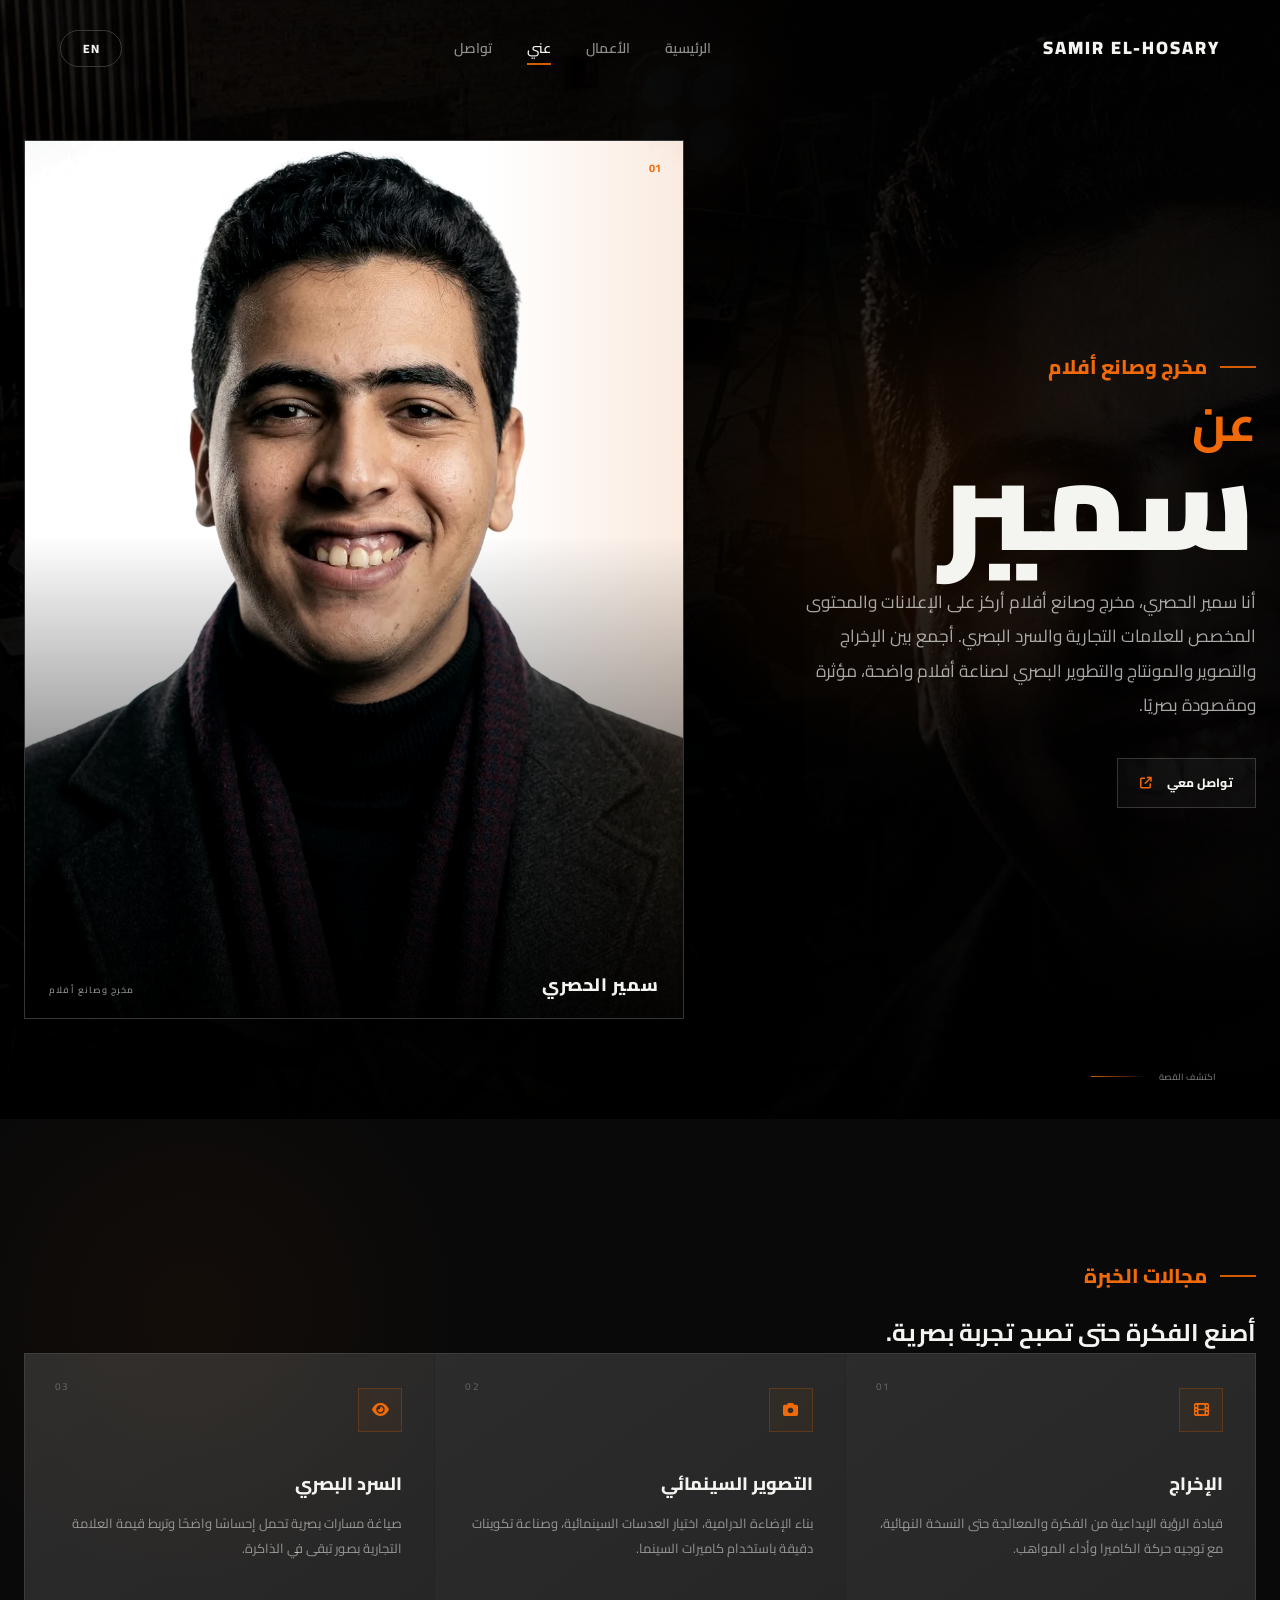
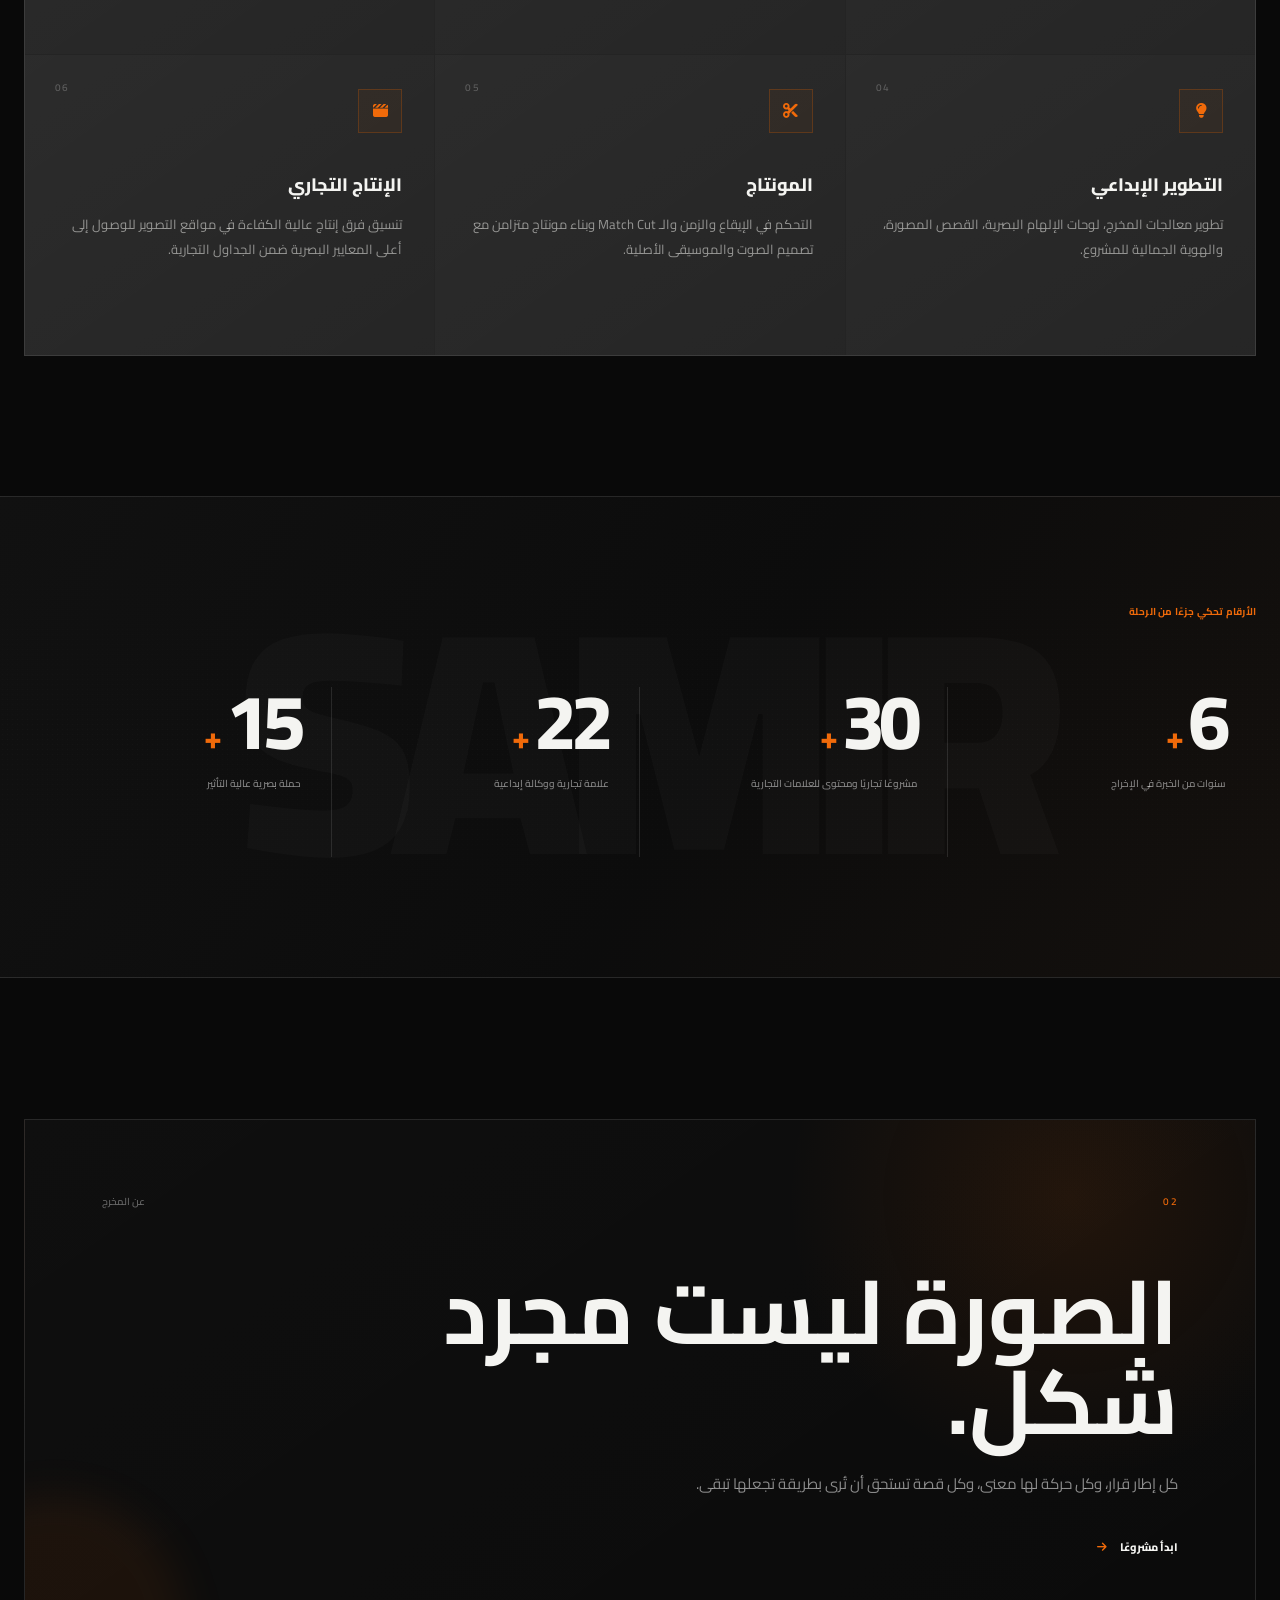
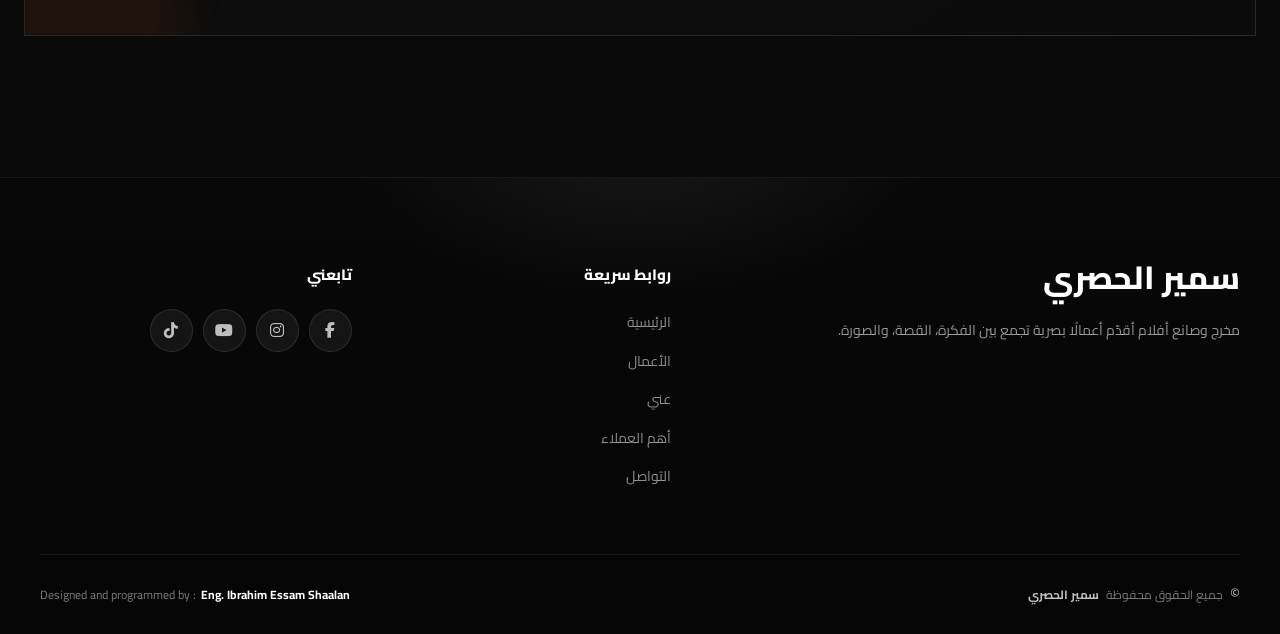
<file: about.html>
<!DOCTYPE html>
<html lang="ar" dir="rtl">

<head>
    <meta charset="UTF-8">
    <meta name="viewport" content="width=device-width, initial-scale=1.0, viewport-fit=cover">
    <meta name="theme-color" content="#090909">

    <!-- Applies the saved language and enables the loader before first paint -->
    <script>
        (function () {
            var html = document.documentElement, lang = "ar";
            try { if (localStorage.getItem("samir_language") === "en") lang = "en"; } catch (e) {}
            html.lang = lang;
            html.dir = lang === "ar" ? "rtl" : "ltr";
            html.classList.add("js", "is-loading");
        })();
    </script>

    <!-- SEO -->
    <title data-ar="عن سمير الحصري | SAMIR EL-HOSARY" data-en="About Samir El-Hosary | SAMIR EL-HOSARY">عن سمير الحصري | SAMIR EL-HOSARY</title>
    <meta name="description" content="سمير الحصري، مخرج وصانع أفلام. إعلانات، محتوى للعلامات التجارية وسرد بصري سينمائي." data-content-ar="سمير الحصري، مخرج وصانع أفلام. إعلانات، محتوى للعلامات التجارية وسرد بصري سينمائي." data-content-en="Samir El-Hosary, director and filmmaker. Commercials, branded content and cinematic visual storytelling.">
    <meta name="author" content="Samir El-Hosary">
    <meta name="robots" content="index, follow">

    <meta property="og:type" content="website">
    <meta property="og:site_name" content="SAMIR EL-HOSARY">
    <meta property="og:locale" content="ar_EG">
    <meta property="og:title" content="عن سمير الحصري | SAMIR EL-HOSARY">
    <meta property="og:description" content="سمير الحصري، مخرج وصانع أفلام. إعلانات، محتوى للعلامات التجارية وسرد بصري سينمائي.">

    <!-- Favicon -->
    <link rel="icon" type="image/svg+xml" href="images/favicon.svg">

    <!-- Fonts & icons (Cairo is the only text font) -->
    <link rel="preconnect" href="https://fonts.googleapis.com">
    <link rel="preconnect" href="https://fonts.gstatic.com" crossorigin>
    <link rel="stylesheet" href="https://fonts.googleapis.com/css2?family=Cairo:wght@400..900&display=swap">
    <link rel="stylesheet" href="https://cdnjs.cloudflare.com/ajax/libs/font-awesome/6.5.2/css/all.min.css">
    <link rel="preload" as="image" href="images/samir-about.webp">

    <!-- Stylesheets -->
    <link rel="stylesheet" href="css/base.css">
    <link rel="stylesheet" href="css/about.css">
</head>

<body>

    <!-- =========================================
         ACCESSIBILITY: skip link
    ========================================= -->
    <a href="#main" class="skip-link" data-ar="الانتقال إلى المحتوى" data-en="Skip to content">الانتقال إلى المحتوى</a>


    <!-- =========================================
         PAGE LOADER
         Shown on first load, page navigation and language switch
    ========================================= -->
    <div class="page-loader" id="page-loader" aria-hidden="true">
        <div class="loader-content">
            <div class="loader-brand">SAMIR EL-HOSARY</div>
            <div class="loader-line"><span></span></div>
            <div class="loader-text" data-ar="جاري التحميل..." data-en="LOADING...">جاري التحميل...</div>
            <div class="loader-percent" id="loader-percent">0%</div>
        </div>
    </div>


    <!-- =========================================
         CUSTOM CURSOR (desktop only)
    ========================================= -->
    <div class="custom-cursor" aria-hidden="true"></div>
    <div class="custom-cursor-follower" aria-hidden="true"></div>


    <!-- =========================================
         HEADER & NAVIGATION
         Desktop navigation + mobile drawer menu
    ========================================= -->
    <header class="main-header enter" id="main-header">

        <a href="index.html" class="logo" data-aria-label-ar="سمير الحصري - الصفحة الرئيسية" data-aria-label-en="Samir El-Hosary - Home">SAMIR EL-HOSARY</a>

        <nav class="main-nav" id="main-nav" data-aria-label-ar="التنقل الرئيسي" data-aria-label-en="Main navigation" aria-label="التنقل الرئيسي">
            <a href="index.html" class="nav-link"
               data-ar="الرئيسية" data-en="Home">الرئيسية</a>
            <a href="work.html" class="nav-link"
               data-ar="الأعمال" data-en="Work">الأعمال</a>
            <a href="about.html" class="nav-link active" aria-current="page"
               data-ar="عني" data-en="About">عني</a>
            <a href="contact.html" class="nav-link"
               data-ar="تواصل" data-en="Contact">تواصل</a>
        </nav>

        <div class="header-actions">

            <button type="button" class="lang-switch" id="lang-switch" aria-label="Switch to English">EN</button>

            <button type="button" class="menu-toggle" id="menu-toggle"
                    aria-label="فتح القائمة" aria-expanded="false" aria-controls="main-nav">
                <span></span>
                <span></span>
                <span></span>
            </button>

        </div>

    </header>

    <div class="mobile-menu-backdrop" id="mobile-menu-backdrop" aria-hidden="true"></div>

    <main id="main">

        <!-- =========================================
             ABOUT HERO
             Introduction, portrait and call to action
        ========================================= -->
        <section class="about-hero">

            <div class="about-hero-bg" aria-hidden="true"></div>
            <div class="about-hero-overlay" aria-hidden="true"></div>

            <div class="about-hero-inner">

                <div class="about-hero-copy">

                    <div class="section-kicker enter" style="--i:1">
                        <span class="kicker-line" aria-hidden="true"></span>
                        <span data-ar="مخرج وصانع أفلام" data-en="DIRECTOR &amp; FILMMAKER">مخرج وصانع أفلام</span>
                    </div>

                    <h1 class="about-title enter" style="--i:2">
                        <span class="about-title-small" data-ar="عن" data-en="ABOUT">عن</span>
                        <span class="about-title-main" data-ar="سمير" data-en="SAMIR">سمير</span>
                    </h1>

                    <p class="about-intro enter" style="--i:3"
                       data-ar="أنا سمير الحصري، مخرج وصانع أفلام أركز على الإعلانات والمحتوى المخصص للعلامات التجارية والسرد البصري. أجمع بين الإخراج والتصوير والمونتاج والتطوير البصري لصناعة أفلام واضحة، مؤثرة ومقصودة بصريًا." data-en="I&#x27;m Samir El-Hosary, a director and filmmaker focused on commercials, branded content and visual storytelling. My work combines directing, cinematography, editing and visual development to build films that communicate clearly and feel visually intentional.">أنا سمير الحصري، مخرج وصانع أفلام أركز على الإعلانات والمحتوى المخصص للعلامات التجارية والسرد البصري. أجمع بين الإخراج والتصوير والمونتاج والتطوير البصري لصناعة أفلام واضحة، مؤثرة ومقصودة بصريًا.</p>

                    <a href="contact.html" class="about-cta enter" style="--i:4">
                        <span data-ar="تواصل معي" data-en="CONTACT ME">تواصل معي</span>
                        <i class="fa-solid fa-arrow-up-right-from-square" aria-hidden="true"></i>
                    </a>

                </div>

                <div class="about-hero-image enter" style="--i:3">
                    <div class="image-frame">
                        <div class="image-number" aria-hidden="true">01</div>
                        <img src="images/samir-about.webp" width="1093" height="1400" fetchpriority="high" decoding="async"
                             alt="سمير الحصري" data-alt-ar="سمير الحصري" data-alt-en="Samir El-Hosary">
                        <div class="image-caption">
                            <span data-ar="سمير الحصري" data-en="SAMIR EL-HOSARY">سمير الحصري</span>
                            <span data-ar="مخرج وصانع أفلام" data-en="DIRECTOR &amp; FILMMAKER">مخرج وصانع أفلام</span>
                        </div>
                    </div>
                </div>

            </div>

            <a href="#expertise" class="hero-scroll enter" style="--i:5">
                <span data-ar="اكتشف القصة" data-en="DISCOVER THE STORY">اكتشف القصة</span>
                <span class="scroll-line" aria-hidden="true"></span>
            </a>

        </section>


        <!-- =========================================
             EXPERTISE
             Six areas of work shown as cards
        ========================================= -->
        <section class="expertise-section section-space" id="expertise">
            <div class="container">

                <div class="section-heading reveal">
                    <div class="section-kicker">
                        <span class="kicker-line" aria-hidden="true"></span>
                        <span data-ar="مجالات الخبرة" data-en="EXPERTISE">مجالات الخبرة</span>
                    </div>
                    <h2 data-ar="أصنع الفكرة حتى تصبح تجربة بصرية." data-en="I shape ideas into intentional visual experiences.">أصنع الفكرة حتى تصبح تجربة بصرية.</h2>
                </div>

                <div class="expertise-grid">
                    <article class="expertise-card reveal">
                        <span class="card-index" aria-hidden="true">01</span>
                        <div class="card-icon" aria-hidden="true"><i class="fa-solid fa-film"></i></div>
                        <h3 data-ar="الإخراج" data-en="DIRECTING">الإخراج</h3>
                        <p data-ar="قيادة الرؤية الإبداعية من الفكرة والمعالجة حتى النسخة النهائية، مع توجيه حركة الكاميرا وأداء المواهب." data-en="Leading the creative vision from concept treatment to final cut, directing camera movement, and guiding talent performance.">قيادة الرؤية الإبداعية من الفكرة والمعالجة حتى النسخة النهائية، مع توجيه حركة الكاميرا وأداء المواهب.</p>
                    </article>
                    <article class="expertise-card reveal">
                        <span class="card-index" aria-hidden="true">02</span>
                        <div class="card-icon" aria-hidden="true"><i class="fa-solid fa-camera"></i></div>
                        <h3 data-ar="التصوير السينمائي" data-en="CINEMATOGRAPHY">التصوير السينمائي</h3>
                        <p data-ar="بناء الإضاءة الدرامية، اختيار العدسات السينمائية، وصناعة تكوينات دقيقة باستخدام كاميرات السينما." data-en="Sculpting dramatic lighting, selecting anamorphic lens packages, and framing disciplined compositions with cinema cameras.">بناء الإضاءة الدرامية، اختيار العدسات السينمائية، وصناعة تكوينات دقيقة باستخدام كاميرات السينما.</p>
                    </article>
                    <article class="expertise-card reveal">
                        <span class="card-index" aria-hidden="true">03</span>
                        <div class="card-icon" aria-hidden="true"><i class="fa-solid fa-eye"></i></div>
                        <h3 data-ar="السرد البصري" data-en="VISUAL STORYTELLING">السرد البصري</h3>
                        <p data-ar="صياغة مسارات بصرية تحمل إحساسًا واضحًا وتربط قيمة العلامة التجارية بصور تبقى في الذاكرة." data-en="Crafting cinematic arcs that resonate emotionally and anchor brand prestige in memorable imagery.">صياغة مسارات بصرية تحمل إحساسًا واضحًا وتربط قيمة العلامة التجارية بصور تبقى في الذاكرة.</p>
                    </article>
                    <article class="expertise-card reveal">
                        <span class="card-index" aria-hidden="true">04</span>
                        <div class="card-icon" aria-hidden="true"><i class="fa-solid fa-lightbulb"></i></div>
                        <h3 data-ar="التطوير الإبداعي" data-en="CREATIVE DEVELOPMENT">التطوير الإبداعي</h3>
                        <p data-ar="تطوير معالجات المخرج، لوحات الإلهام البصرية، القصص المصورة، والهوية الجمالية للمشروع." data-en="Developing director&#x27;s treatments, curated visual moodboards, storyboard narratives, and aesthetic bibles.">تطوير معالجات المخرج، لوحات الإلهام البصرية، القصص المصورة، والهوية الجمالية للمشروع.</p>
                    </article>
                    <article class="expertise-card reveal">
                        <span class="card-index" aria-hidden="true">05</span>
                        <div class="card-icon" aria-hidden="true"><i class="fa-solid fa-scissors"></i></div>
                        <h3 data-ar="المونتاج" data-en="EDITING">المونتاج</h3>
                        <p data-ar="التحكم في الإيقاع والزمن والـ Match Cut وبناء مونتاج متزامن مع تصميم الصوت والموسيقى الأصلية." data-en="Mastering temporal rhythm, match cutting, and tempo-locked pacing synchronized to original sound design.">التحكم في الإيقاع والزمن والـ Match Cut وبناء مونتاج متزامن مع تصميم الصوت والموسيقى الأصلية.</p>
                    </article>
                    <article class="expertise-card reveal">
                        <span class="card-index" aria-hidden="true">06</span>
                        <div class="card-icon" aria-hidden="true"><i class="fa-solid fa-clapperboard"></i></div>
                        <h3 data-ar="الإنتاج التجاري" data-en="COMMERCIAL PRODUCTION">الإنتاج التجاري</h3>
                        <p data-ar="تنسيق فرق إنتاج عالية الكفاءة في مواقع التصوير للوصول إلى أعلى المعايير البصرية ضمن الجداول التجارية." data-en="Coordinating high-efficiency production crews on set to meet the highest visual standards and commercial timelines.">تنسيق فرق إنتاج عالية الكفاءة في مواقع التصوير للوصول إلى أعلى المعايير البصرية ضمن الجداول التجارية.</p>
                    </article>
                </div>

            </div>
        </section>


        <!-- =========================================
             STATS
             Animated counters
        ========================================= -->
        <section class="stats-section">

            <div class="stats-noise" aria-hidden="true"></div>

            <div class="container">

                <h2 class="stats-heading reveal" data-ar="الأرقام تحكي جزءًا من الرحلة" data-en="THE NUMBERS TELL PART OF THE STORY">الأرقام تحكي جزءًا من الرحلة</h2>

                <div class="stats-grid">
                    <div class="stat-item reveal">
                        <div class="stat-number"><span class="counter" data-target="6">6</span><span>+</span></div>
                        <div class="stat-label" data-ar="سنوات من الخبرة في الإخراج" data-en="YEARS DIRECTING EXPERIENCE">سنوات من الخبرة في الإخراج</div>
                    </div>
                    <div class="stat-item reveal">
                        <div class="stat-number"><span class="counter" data-target="30">30</span><span>+</span></div>
                        <div class="stat-label" data-ar="مشروعًا تجاريًا ومحتوى للعلامات التجارية" data-en="COMMERCIAL &amp; BRANDED PROJECTS">مشروعًا تجاريًا ومحتوى للعلامات التجارية</div>
                    </div>
                    <div class="stat-item reveal">
                        <div class="stat-number"><span class="counter" data-target="22">22</span><span>+</span></div>
                        <div class="stat-label" data-ar="علامة تجارية ووكالة إبداعية" data-en="BRANDS &amp; CREATIVE AGENCIES">علامة تجارية ووكالة إبداعية</div>
                    </div>
                    <div class="stat-item reveal">
                        <div class="stat-number"><span class="counter" data-target="15">15</span><span>+</span></div>
                        <div class="stat-label" data-ar="حملة بصرية عالية التأثير" data-en="HIGH-IMPACT VISUAL CAMPAIGNS">حملة بصرية عالية التأثير</div>
                    </div>
                </div>

            </div>

        </section>


        <!-- =========================================
             CLOSING STATEMENT
             Final message and link to the contact page
        ========================================= -->
        <section class="closing-section section-space">
            <div class="container">

                <div class="closing-card reveal">

                    <div class="closing-topline" aria-hidden="true">
                        <span>02</span>
                        <span data-ar="عن المخرج" data-en="THE DIRECTOR">عن المخرج</span>
                    </div>

                    <h2 data-ar="الصورة ليست مجرد شكل." data-en="An image is never just an image.">الصورة ليست مجرد شكل.</h2>

                    <p data-ar="كل إطار قرار، وكل حركة لها معنى، وكل قصة تستحق أن تُرى بطريقة تجعلها تبقى." data-en="Every frame is a decision, every movement has a purpose, and every story deserves to be seen in a way that stays.">كل إطار قرار، وكل حركة لها معنى، وكل قصة تستحق أن تُرى بطريقة تجعلها تبقى.</p>

                    <a href="contact.html" class="closing-link">
                        <span data-ar="ابدأ مشروعًا" data-en="START A PROJECT">ابدأ مشروعًا</span>
                        <i class="fa-solid fa-arrow-right" aria-hidden="true"></i>
                    </a>

                </div>

            </div>
        </section>

    </main>


    <!-- =========================================
         FOOTER
         Brand, quick links, social links and copyright
    ========================================= -->
    <footer class="site-footer">

        <div class="footer-container">

            <div class="footer-main">

                <!-- Brand -->
                <div class="footer-brand">
                    <a href="index.html" class="footer-logo" data-aria-label-ar="سمير الحصري - الصفحة الرئيسية" data-aria-label-en="Samir El-Hosary - Home">
                        <span class="footer-name" data-ar="سمير الحصري" data-en="SAMIR EL-HOSARY">سمير الحصري</span>
                    </a>

                    <p class="footer-description"
                       data-ar="مخرج وصانع أفلام أقدّم أعمالًا بصرية تجمع بين الفكرة، القصة، والصورة." data-en="Director and filmmaker creating visual work that brings together ideas, stories, and cinematic vision.">مخرج وصانع أفلام أقدّم أعمالًا بصرية تجمع بين الفكرة، القصة، والصورة.</p>
                </div>

                <!-- Quick links -->
                <nav class="footer-navigation" data-aria-label-ar="روابط التذييل" data-aria-label-en="Footer navigation" aria-label="روابط التذييل">
                    <h3 data-ar="روابط سريعة" data-en="Quick Links">روابط سريعة</h3>
                    <ul>
                    <li><a href="index.html" data-ar="الرئيسية" data-en="Home">الرئيسية</a></li>
                    <li><a href="work.html" data-ar="الأعمال" data-en="Work">الأعمال</a></li>
                    <li><a href="about.html" data-ar="عني" data-en="About Me">عني</a></li>
                    <li><a href="index.html#partners" data-ar="أهم العملاء" data-en="Clients">أهم العملاء</a></li>
                    <li><a href="contact.html" data-ar="التواصل" data-en="Contact">التواصل</a></li>
                    </ul>
                </nav>

                 <!-- Social -->
                <div class="footer-social">
                    <h3 data-ar="تابعني" data-en="Follow Me">تابعني</h3>
                    <div class="footer-social-links">
                    <a href="https://www.facebook.com/share/18dDtKvpVj/?mibextid=wwXIfr" class="footer-social-link" aria-label="Facebook"
                       target="_blank" rel="noopener noreferrer"><i class="fa-brands fa-facebook-f" aria-hidden="true"></i></a>
                    <a href="https://www.instagram.com/samir.films10/?hl=ar" class="footer-social-link" aria-label="Instagram"
                       target="_blank" rel="noopener noreferrer"><i class="fa-brands fa-instagram" aria-hidden="true"></i></a>
                    <a href="https://www.youtube.com/channel/UCHRnPz-XDiSna4kp3eigyGw" class="footer-social-link" aria-label="YouTube"
                       target="_blank" rel="noopener noreferrer"><i class="fa-brands fa-youtube" aria-hidden="true"></i></a>
                    <a href="https://www.tiktok.com/@samir.films10?_r=1&_t=ZS-9AIWwJCJ9NN" class="footer-social-link" aria-label="TikTok"
                       target="_blank" rel="noopener noreferrer"><i class="fa-brands fa-tiktok" aria-hidden="true"></i></a>
                    </div>
                </div>

            </div>

            <div class="footer-bottom">

                <div class="footer-copyright">
                    <span class="copyright-symbol">©</span>
                    <span data-ar="جميع الحقوق محفوظة" data-en="All Rights Reserved">جميع الحقوق محفوظة</span>
                    <span class="copyright-name" data-ar="سمير الحصري" data-en="SAMIR EL-HOSARY">سمير الحصري</span>
                </div>

                <div class="footer-developer">
                    <span>Designed and programmed by :</span>
                    <a href="https://www.facebook.com/hema.essam.20" target="_blank" rel="noopener noreferrer" class="developer-link">Eng. Ibrahim Essam Shaalan</a>
                </div>

            </div>

        </div>

    </footer>


    <script defer src="js/core.js"></script>
    <script defer src="js/about.js"></script>

</body>
</html>
</file>
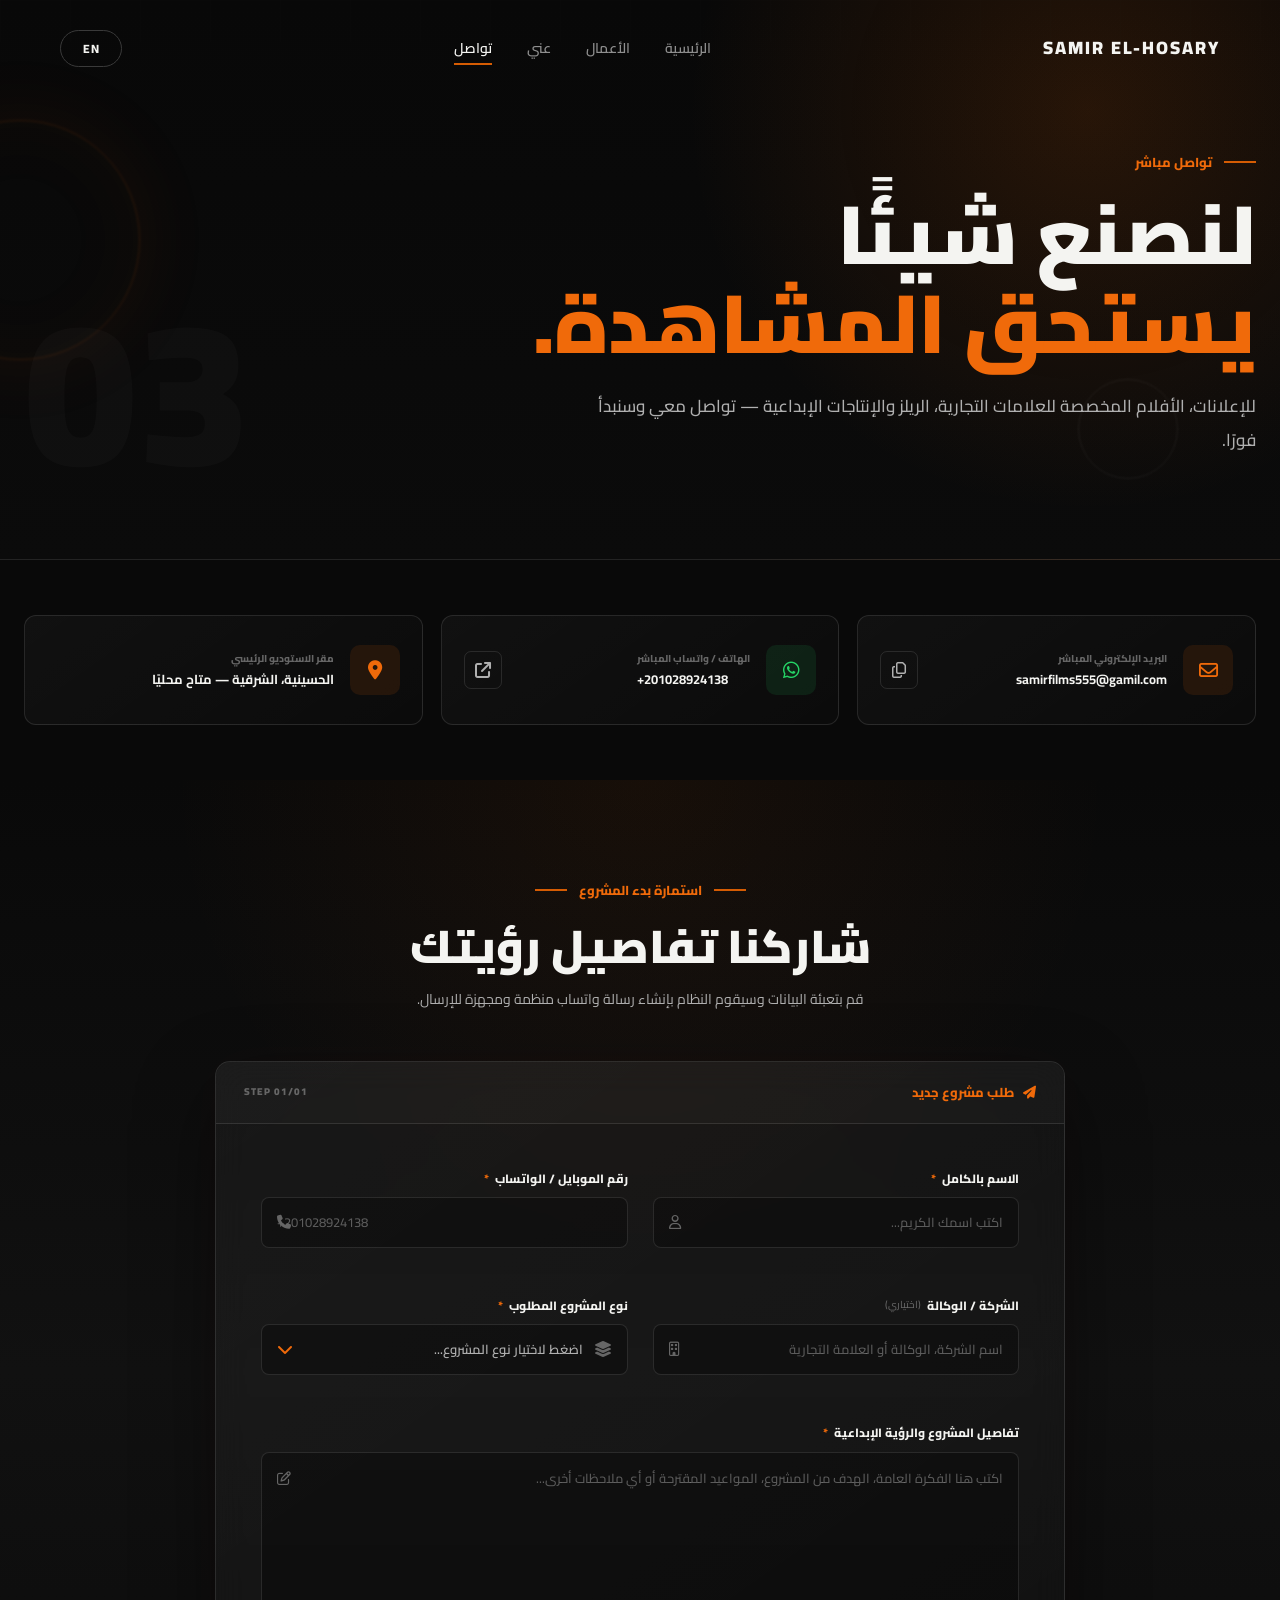
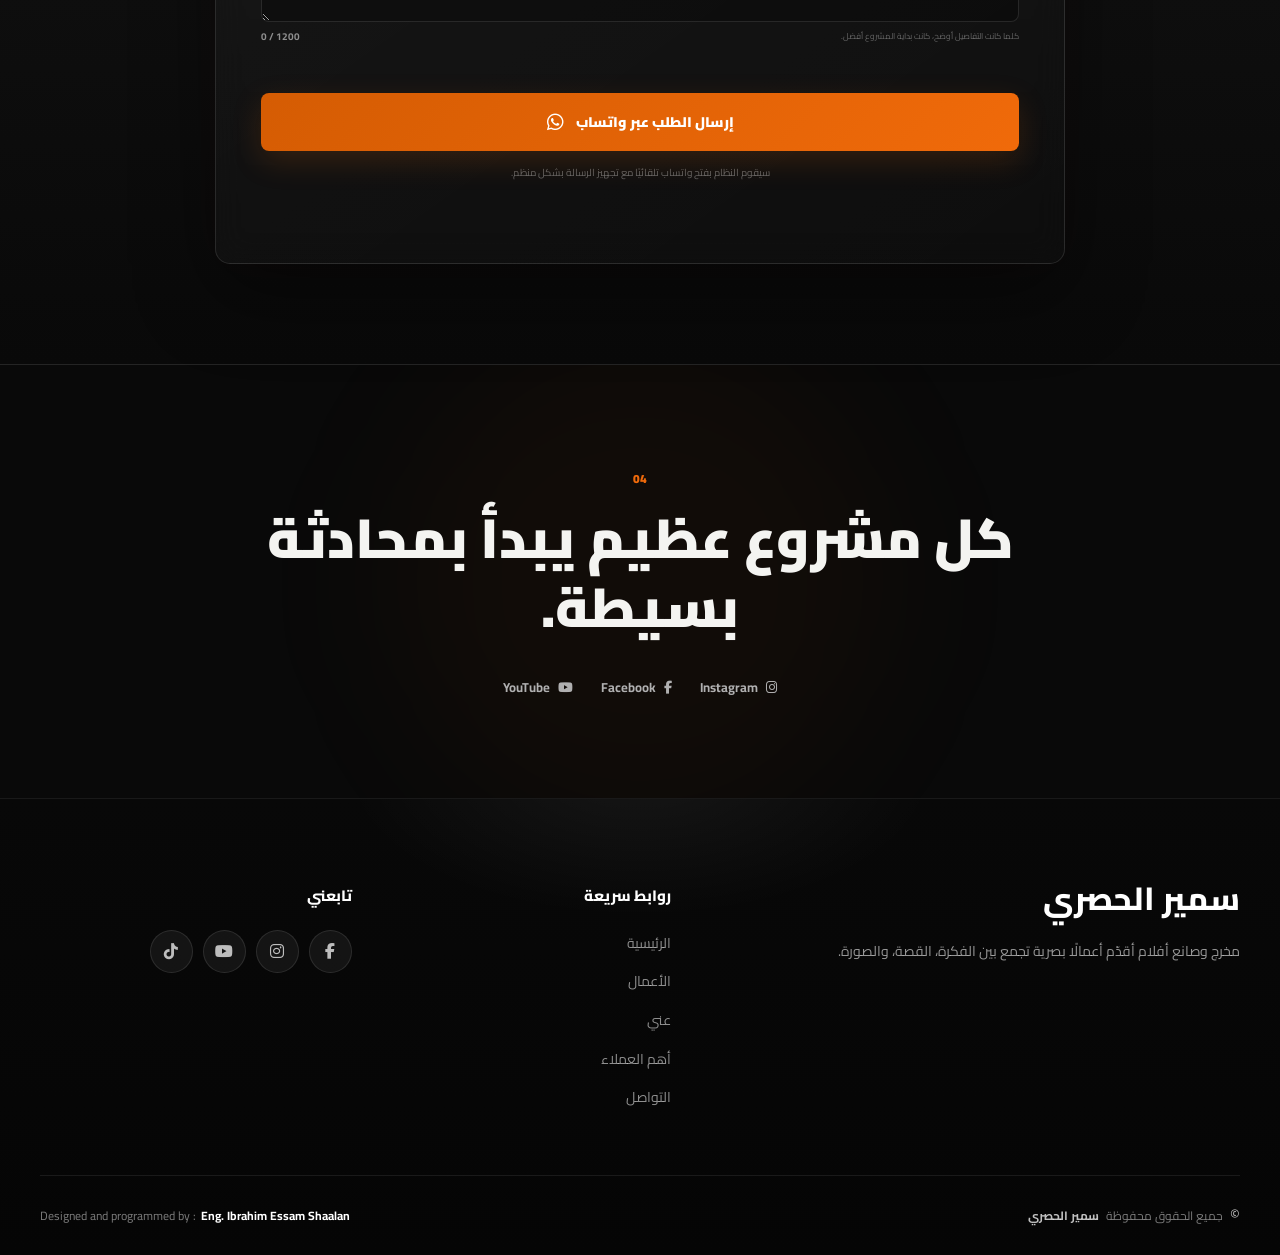
<file: contact.html>
<!DOCTYPE html>
<html lang="ar" dir="rtl">

<head>
    <meta charset="UTF-8">
    <meta name="viewport" content="width=device-width, initial-scale=1.0, viewport-fit=cover">
    <meta name="theme-color" content="#090909">

    <!-- Applies the saved language and enables the loader before first paint -->
    <script>
        (function () {
            var html = document.documentElement, lang = "ar";
            try { if (localStorage.getItem("samir_language") === "en") lang = "en"; } catch (e) {}
            html.lang = lang;
            html.dir = lang === "ar" ? "rtl" : "ltr";
            html.classList.add("js", "is-loading");
        })();
    </script>

    <!-- SEO -->
    <title data-ar="تواصل مع سمير الحصري | SAMIR EL-HOSARY" data-en="Contact Samir El-Hosary | SAMIR EL-HOSARY">تواصل مع سمير الحصري | SAMIR EL-HOSARY</title>
    <meta name="description" content="تواصل مع المخرج سمير الحصري لإعلانات، أفلام للعلامات التجارية، ريلز وإنتاجات إبداعية." data-content-ar="تواصل مع المخرج سمير الحصري لإعلانات، أفلام للعلامات التجارية، ريلز وإنتاجات إبداعية." data-content-en="Contact director Samir El-Hosary for commercials, branded films, reels and creative productions.">
    <meta name="author" content="Samir El-Hosary">
    <meta name="robots" content="index, follow">

    <meta property="og:type" content="website">
    <meta property="og:site_name" content="SAMIR EL-HOSARY">
    <meta property="og:locale" content="ar_EG">
    <meta property="og:title" content="تواصل مع سمير الحصري | SAMIR EL-HOSARY">
    <meta property="og:description" content="تواصل مع المخرج سمير الحصري لإعلانات، أفلام للعلامات التجارية، ريلز وإنتاجات إبداعية.">

    <!-- Favicon -->
    <link rel="icon" type="image/svg+xml" href="images/favicon.svg">

    <!-- Fonts & icons (Cairo is the only text font) -->
    <link rel="preconnect" href="https://fonts.googleapis.com">
    <link rel="preconnect" href="https://fonts.gstatic.com" crossorigin>
    <link rel="stylesheet" href="https://fonts.googleapis.com/css2?family=Cairo:wght@400..900&display=swap">
    <link rel="stylesheet" href="https://cdnjs.cloudflare.com/ajax/libs/font-awesome/6.5.2/css/all.min.css">

    <!-- Stylesheets -->
    <link rel="stylesheet" href="css/base.css">
    <link rel="stylesheet" href="css/contact.css">
</head>

<body>

    <!-- =========================================
         ACCESSIBILITY: skip link
    ========================================= -->
    <a href="#main" class="skip-link" data-ar="الانتقال إلى المحتوى" data-en="Skip to content">الانتقال إلى المحتوى</a>


    <!-- =========================================
         PAGE LOADER
         Shown on first load, page navigation and language switch
    ========================================= -->
    <div class="page-loader" id="page-loader" aria-hidden="true">
        <div class="loader-content">
            <div class="loader-brand">SAMIR EL-HOSARY</div>
            <div class="loader-line"><span></span></div>
            <div class="loader-text" data-ar="جاري التحميل..." data-en="LOADING...">جاري التحميل...</div>
            <div class="loader-percent" id="loader-percent">0%</div>
        </div>
    </div>


    <!-- =========================================
         CUSTOM CURSOR (desktop only)
    ========================================= -->
    <div class="custom-cursor" aria-hidden="true"></div>
    <div class="custom-cursor-follower" aria-hidden="true"></div>


    <!-- =========================================
         HEADER & NAVIGATION
         Desktop navigation + mobile drawer menu
    ========================================= -->
    <header class="main-header enter" id="main-header">

        <a href="index.html" class="logo" data-aria-label-ar="سمير الحصري - الصفحة الرئيسية" data-aria-label-en="Samir El-Hosary - Home">SAMIR EL-HOSARY</a>

        <nav class="main-nav" id="main-nav" data-aria-label-ar="التنقل الرئيسي" data-aria-label-en="Main navigation" aria-label="التنقل الرئيسي">
            <a href="index.html" class="nav-link"
               data-ar="الرئيسية" data-en="Home">الرئيسية</a>
            <a href="work.html" class="nav-link"
               data-ar="الأعمال" data-en="Work">الأعمال</a>
            <a href="about.html" class="nav-link"
               data-ar="عني" data-en="About">عني</a>
            <a href="contact.html" class="nav-link active" aria-current="page"
               data-ar="تواصل" data-en="Contact">تواصل</a>
        </nav>

        <div class="header-actions">

            <button type="button" class="lang-switch" id="lang-switch" aria-label="Switch to English">EN</button>

            <button type="button" class="menu-toggle" id="menu-toggle"
                    aria-label="فتح القائمة" aria-expanded="false" aria-controls="main-nav">
                <span></span>
                <span></span>
                <span></span>
            </button>

        </div>

    </header>

    <div class="mobile-menu-backdrop" id="mobile-menu-backdrop" aria-hidden="true"></div>

    <main id="main">

        <!-- =========================================
             CONTACT HERO
             Page heading
        ========================================= -->
        <section class="contact-hero">

            <div class="hero-orb hero-orb-one" aria-hidden="true"></div>
            <div class="hero-orb hero-orb-two" aria-hidden="true"></div>

            <div class="container contact-hero-inner">

                <div class="contact-heading">

                    <div class="section-kicker enter" style="--i:1">
                        <span class="kicker-line" aria-hidden="true"></span>
                        <span data-ar="تواصل مباشر" data-en="GET IN TOUCH">تواصل مباشر</span>
                    </div>

                    <h1 class="enter" style="--i:2">
                        <span data-ar="لنصنع شيئًا" data-en="LET&#x27;S CREATE SOMETHING">لنصنع شيئًا</span>
                        <em data-ar="يستحق المشاهدة." data-en="WORTH WATCHING.">يستحق المشاهدة.</em>
                    </h1>

                    <p class="enter" style="--i:3"
                       data-ar="للإعلانات، الأفلام المخصصة للعلامات التجارية، الريلز والإنتاجات الإبداعية — تواصل معي وسنبدأ فورًا." data-en="For commercials, branded films, reels and creative productions, get in touch and let&#x27;s start.">للإعلانات، الأفلام المخصصة للعلامات التجارية، الريلز والإنتاجات الإبداعية — تواصل معي وسنبدأ فورًا.</p>

                </div>

                <div class="contact-number" aria-hidden="true">03</div>

            </div>
        </section>


        <!-- =========================================
             DIRECT CONTACT CARDS
             Email, WhatsApp and studio location
        ========================================= -->
        <section class="direct-info-section">
            <div class="container">
                <div class="info-cards-grid">

                    <article class="info-card reveal">
                        <div class="card-icon" aria-hidden="true"><i class="fa-regular fa-envelope"></i></div>
                        <div class="card-details">
                            <small data-ar="البريد الإلكتروني المباشر" data-en="DIRECT EMAIL">البريد الإلكتروني المباشر</small>
                            <strong dir="ltr">samirfilms555@gamil.com</strong>
                        </div>
                        <button type="button" class="copy-btn" data-copy="samirfilms555@gamil.com"
                                data-aria-label-ar="نسخ البريد الإلكتروني" data-aria-label-en="Copy email address" aria-label="نسخ البريد الإلكتروني"
                                data-title-ar="نسخ البريد" data-title-en="Copy email" title="نسخ البريد">
                            <i class="fa-regular fa-copy" aria-hidden="true"></i>
                        </button>
                    </article>

                    <article class="info-card reveal" style="--i:1">
                        <div class="card-icon whatsapp-icon" aria-hidden="true"><i class="fa-brands fa-whatsapp"></i></div>
                        <div class="card-details">
                            <small data-ar="الهاتف / واتساب المباشر" data-en="DIRECT PHONE / WHATSAPP">الهاتف / واتساب المباشر</small>
                            <strong dir="ltr">+201028924138</strong>
                        </div>
                        <a href="https://wa.me/201028924138" target="_blank" rel="noopener noreferrer" class="card-action-btn"
                           data-aria-label-ar="فتح واتساب" data-aria-label-en="Open WhatsApp" aria-label="فتح واتساب"
                           data-title-ar="فتح واتساب" data-title-en="Open WhatsApp" title="فتح واتساب">
                            <i class="fa-solid fa-arrow-up-right-from-square" aria-hidden="true"></i>
                        </a>
                    </article>

                    <article class="info-card reveal" style="--i:2">
                        <div class="card-icon" aria-hidden="true"><i class="fa-solid fa-location-dot"></i></div>
                        <div class="card-details">
                            <small data-ar="مقر الاستوديو الرئيسي" data-en="STUDIO BASE">مقر الاستوديو الرئيسي</small>
                        <strong data-ar="الحسينية، الشرقية — متاح محليًا" data-en="El Husseiniya, Sharqia — Available Locally">الحسينية، الشرقية — متاح محليًا</strong>
                        </div>
                    </article>

                </div>
            </div>
        </section>


        <!-- =========================================
             PROJECT INQUIRY FORM
             Validates the fields and opens a ready WhatsApp message
        ========================================= -->
        <section class="contact-form-section" id="inquiry">
            <div class="container">

                <div class="section-header text-center reveal">
                    <div class="section-kicker justify-center">
                        <span class="kicker-line" aria-hidden="true"></span>
                        <span data-ar="استمارة بدء المشروع" data-en="PROJECT INQUIRY FORM">استمارة بدء المشروع</span>
                        <span class="kicker-line" aria-hidden="true"></span>
                    </div>
                    <h2 class="form-section-title" data-ar="شاركنا تفاصيل رؤيتك" data-en="SHARE YOUR VISION">شاركنا تفاصيل رؤيتك</h2>
                    <p class="form-section-desc" data-ar="قم بتعبئة البيانات وسيقوم النظام بإنشاء رسالة واتساب منظمة ومجهزة للإرسال." data-en="Fill out the details below and the system will generate a structured WhatsApp message ready to send.">قم بتعبئة البيانات وسيقوم النظام بإنشاء رسالة واتساب منظمة ومجهزة للإرسال.</p>
                </div>

                <div class="form-wrapper reveal">

                    <div class="form-header-bar">
                        <div class="bar-title">
                            <i class="fa-solid fa-paper-plane" aria-hidden="true"></i>
                            <span data-ar="طلب مشروع جديد" data-en="NEW PROJECT REQUEST">طلب مشروع جديد</span>
                        </div>
                        <div class="bar-step" aria-hidden="true">STEP 01/01</div>
                    </div>

                    <form id="contact-form" class="modern-form" data-whatsapp="201028924138" novalidate>

                        <div class="form-grid">

                            <div class="field-group">
                                <label for="full-name"><span data-ar="الاسم بالكامل" data-en="FULL NAME">الاسم بالكامل</span><span class="required-star" aria-hidden="true">*</span></label>
                                <div class="input-inner">
                                    <i class="field-icon fa-regular fa-user" aria-hidden="true"></i>
                                    <input id="full-name" name="full-name" type="text" autocomplete="name" minlength="2" required aria-describedby="full-name-error"
                                        data-placeholder-ar="اكتب اسمك الكريم..." data-placeholder-en="Enter your full name..." placeholder="اكتب اسمك الكريم...">
                                </div>
                                <small class="field-error" id="full-name-error" data-error-for="full-name" role="alert"></small>
                            </div>


                            <div class="field-group">
                                <label for="phone"><span data-ar="رقم الموبايل / الواتساب" data-en="MOBILE / WHATSAPP">رقم الموبايل / الواتساب</span><span class="required-star" aria-hidden="true">*</span></label>
                                <div class="input-inner">
                                    <i class="field-icon fa-solid fa-phone" aria-hidden="true"></i>
                                    <input id="phone" name="phone" type="tel" autocomplete="tel" inputmode="tel" dir="auto" required aria-describedby="phone-error"
                                        data-placeholder-ar="+201028924138" data-placeholder-en="+201028924138" placeholder="+201028924138">
                                </div>
                                <small class="field-error" id="phone-error" data-error-for="phone" role="alert"></small>
                            </div>


                            <div class="field-group">
                                <label for="company"><span data-ar="الشركة / الوكالة" data-en="COMPANY / AGENCY">الشركة / الوكالة</span><span class="optional-tag" data-ar="(اختياري)" data-en="(Optional)">(اختياري)</span></label>
                                <div class="input-inner">
                                    <i class="field-icon fa-regular fa-building" aria-hidden="true"></i>
                                    <input id="company" name="company" type="text" autocomplete="organization"
                                        data-placeholder-ar="اسم الشركة، الوكالة أو العلامة التجارية" data-placeholder-en="Company or agency name" placeholder="اسم الشركة، الوكالة أو العلامة التجارية">
                                </div>
                            </div>

                            <!-- Project type (accessible custom select) -->
                            <div class="field-group">
                                <label id="project-type-label" for="dropdown-trigger"><span data-ar="نوع المشروع المطلوب" data-en="PROJECT TYPE">نوع المشروع المطلوب</span><span class="required-star" aria-hidden="true">*</span></label>

                                <div class="custom-dropdown" id="custom-dropdown">
                                    <input type="hidden" id="project-type-input" name="projectType">

                                    <button type="button" class="dropdown-trigger" id="dropdown-trigger"
                                            aria-haspopup="listbox" aria-expanded="false" aria-controls="dropdown-menu"
                                            aria-describedby="project-type-error">
                                        <span class="trigger-icon" aria-hidden="true"><i class="fa-solid fa-layer-group"></i></span>
                                        <span class="trigger-text" id="trigger-text" data-ar="اضغط لاختيار نوع المشروع..." data-en="Click to select project type...">اضغط لاختيار نوع المشروع...</span>
                                        <span class="trigger-arrow" aria-hidden="true"><i class="fa-solid fa-chevron-down"></i></span>
                                    </button>

                                    <ul class="dropdown-menu" id="dropdown-menu" role="listbox" aria-labelledby="project-type-label">
                                    <li class="dropdown-item" role="option" tabindex="-1" aria-selected="false"
                                        data-value="commercial" data-label-ar="فيلم إعلاني تجاري" data-label-en="Commercial Film">
                                        <i class="fa-solid fa-film" aria-hidden="true"></i>
                                        <span data-ar="فيلم إعلاني تجاري" data-en="Commercial Film">فيلم إعلاني تجاري</span>
                                    </li>
                                    <li class="dropdown-item" role="option" tabindex="-1" aria-selected="false"
                                        data-value="branded" data-label-ar="محتوى للعلامة التجارية / ميني دوك" data-label-en="Branded Content / Mini-Doc">
                                        <i class="fa-solid fa-photo-film" aria-hidden="true"></i>
                                        <span data-ar="محتوى للعلامة التجارية / ميني دوك" data-en="Branded Content / Mini-Doc">محتوى للعلامة التجارية / ميني دوك</span>
                                    </li>
                                    <li class="dropdown-item" role="option" tabindex="-1" aria-selected="false"
                                        data-value="reels" data-label-ar="حملة ريلز حركية عالية التفاعل" data-label-en="Kinetic Reels Campaign">
                                        <i class="fa-solid fa-bolt" aria-hidden="true"></i>
                                        <span data-ar="حملة ريلز حركية عالية التفاعل" data-en="Kinetic Reels Campaign">حملة ريلز حركية عالية التفاعل</span>
                                    </li>
                                    <li class="dropdown-item" role="option" tabindex="-1" aria-selected="false"
                                        data-value="music" data-label-ar="فيديو موسيقي / ميوزيك فيديو" data-label-en="Music Video">
                                        <i class="fa-solid fa-music" aria-hidden="true"></i>
                                        <span data-ar="فيديو موسيقي / ميوزيك فيديو" data-en="Music Video">فيديو موسيقي / ميوزيك فيديو</span>
                                    </li>
                                    <li class="dropdown-item" role="option" tabindex="-1" aria-selected="false"
                                        data-value="other" data-label-ar="تعاون إبداعي آخر" data-label-en="Other Creative Collaboration">
                                        <i class="fa-solid fa-wand-magic-sparkles" aria-hidden="true"></i>
                                        <span data-ar="تعاون إبداعي آخر" data-en="Other Creative Collaboration">تعاون إبداعي آخر</span>
                                    </li>
                                    </ul>
                                </div>

                                <small class="field-error" id="project-type-error" data-error-for="project-type" role="alert"></small>
                            </div>

                            <!-- Details -->
                            <div class="field-group full-width">
                                <label for="details"><span data-ar="تفاصيل المشروع والرؤية الإبداعية" data-en="PROJECT DETAILS &amp; VISION">تفاصيل المشروع والرؤية الإبداعية</span><span class="required-star" aria-hidden="true">*</span></label>
                                <div class="input-inner textarea-inner">
                                    <i class="field-icon fa-regular fa-pen-to-square" aria-hidden="true"></i>
                                    <textarea id="details" name="details" rows="6" required minlength="10" aria-describedby="details-error"
                                        data-placeholder-ar="اكتب هنا الفكرة العامة، الهدف من المشروع، المواعيد المقترحة أو أي ملاحظات أخرى..." data-placeholder-en="Describe your idea, goal, timeline or specific requirements..."
                                        placeholder="اكتب هنا الفكرة العامة، الهدف من المشروع، المواعيد المقترحة أو أي ملاحظات أخرى..."></textarea>
                                </div>
                                <div class="textarea-meta">
                                    <small data-ar="كلما كانت التفاصيل أوضح، كانت بداية المشروع أفضل." data-en="The clearer the details, the better the starting point.">كلما كانت التفاصيل أوضح، كانت بداية المشروع أفضل.</small>
                                    <span id="character-count" dir="ltr">0 / 1200</span>
                                </div>
                                <small class="field-error" id="details-error" data-error-for="details" role="alert"></small>
                            </div>

                        </div>

                        <div class="form-actions">
                            <button type="submit" class="submit-button" id="submit-button">
                                <span class="btn-text" data-ar="إرسال الطلب عبر واتساب" data-en="SEND INQUIRY VIA WHATSAPP">إرسال الطلب عبر واتساب</span>
                                <span class="btn-icon" aria-hidden="true"><i class="fa-brands fa-whatsapp"></i></span>
                            </button>
                            <p class="form-disclaimer" data-ar="سيقوم النظام بفتح واتساب تلقائيًا مع تجهيز الرسالة بشكل منظم." data-en="WhatsApp will open automatically with your message already structured.">سيقوم النظام بفتح واتساب تلقائيًا مع تجهيز الرسالة بشكل منظم.</p>
                        </div>

                        <div class="form-status" id="form-status" role="status" aria-live="polite"></div>

                    </form>

                </div>

            </div>
        </section>


        <!-- =========================================
             FINAL CTA
             Closing line and social links
        ========================================= -->
        <section class="final-cta">
            <div class="container final-cta-inner reveal">
                <span class="final-index" aria-hidden="true">04</span>
                <h2 data-ar="كل مشروع عظيم يبدأ بمحادثة بسيطة." data-en="Every great project starts with a conversation.">كل مشروع عظيم يبدأ بمحادثة بسيطة.</h2>
                <div class="social-links-bar">
                    <a href="https://www.instagram.com/samir.films10/?hl=ar" target="_blank" rel="noopener noreferrer">
                        <i class="fa-brands fa-instagram" aria-hidden="true"></i>
                        Instagram
                    </a>
                    <a href="https://www.facebook.com/share/18dDtKvpVj/?mibextid=wwXIfr" target="_blank" rel="noopener noreferrer">
                        <i class="fa-brands fa-facebook-f" aria-hidden="true"></i>
                        Facebook
                    </a>
                    <a href="https://www.youtube.com/channel/UCHRnPz-XDiSna4kp3eigyGw" target="_blank" rel="noopener noreferrer">
                        <i class="fa-brands fa-youtube" aria-hidden="true"></i>
                        YouTube
                    </a>
                </div>
            </div>
        </section>

    </main>


    <!-- =========================================
         FOOTER
         Brand, quick links, social links and copyright
    ========================================= -->
    <footer class="site-footer">

        <div class="footer-container">

            <div class="footer-main">

                <!-- Brand -->
                <div class="footer-brand">
                    <a href="index.html" class="footer-logo" data-aria-label-ar="سمير الحصري - الصفحة الرئيسية" data-aria-label-en="Samir El-Hosary - Home">
                        <span class="footer-name" data-ar="سمير الحصري" data-en="SAMIR EL-HOSARY">سمير الحصري</span>
                    </a>

                    <p class="footer-description"
                       data-ar="مخرج وصانع أفلام أقدّم أعمالًا بصرية تجمع بين الفكرة، القصة، والصورة." data-en="Director and filmmaker creating visual work that brings together ideas, stories, and cinematic vision.">مخرج وصانع أفلام أقدّم أعمالًا بصرية تجمع بين الفكرة، القصة، والصورة.</p>
                </div>

                <!-- Quick links -->
                <nav class="footer-navigation" data-aria-label-ar="روابط التذييل" data-aria-label-en="Footer navigation" aria-label="روابط التذييل">
                    <h3 data-ar="روابط سريعة" data-en="Quick Links">روابط سريعة</h3>
                    <ul>
                    <li><a href="index.html" data-ar="الرئيسية" data-en="Home">الرئيسية</a></li>
                    <li><a href="work.html" data-ar="الأعمال" data-en="Work">الأعمال</a></li>
                    <li><a href="about.html" data-ar="عني" data-en="About Me">عني</a></li>
                    <li><a href="index.html#partners" data-ar="أهم العملاء" data-en="Clients">أهم العملاء</a></li>
                    <li><a href="contact.html" data-ar="التواصل" data-en="Contact">التواصل</a></li>
                    </ul>
                </nav>

                  <!-- Social -->
                <div class="footer-social">
                    <h3 data-ar="تابعني" data-en="Follow Me">تابعني</h3>
                    <div class="footer-social-links">
                    <a href="https://www.facebook.com/share/18dDtKvpVj/?mibextid=wwXIfr" class="footer-social-link" aria-label="Facebook"
                       target="_blank" rel="noopener noreferrer"><i class="fa-brands fa-facebook-f" aria-hidden="true"></i></a>
                    <a href="https://www.instagram.com/samir.films10/?hl=ar" class="footer-social-link" aria-label="Instagram"
                       target="_blank" rel="noopener noreferrer"><i class="fa-brands fa-instagram" aria-hidden="true"></i></a>
                    <a href="https://www.youtube.com/channel/UCHRnPz-XDiSna4kp3eigyGw" class="footer-social-link" aria-label="YouTube"
                       target="_blank" rel="noopener noreferrer"><i class="fa-brands fa-youtube" aria-hidden="true"></i></a>
                    <a href="https://www.tiktok.com/@samir.films10?_r=1&_t=ZS-9AIWwJCJ9NN" class="footer-social-link" aria-label="TikTok"
                       target="_blank" rel="noopener noreferrer"><i class="fa-brands fa-tiktok" aria-hidden="true"></i></a>
                    </div>
                </div>

            </div>

            <div class="footer-bottom">

                <div class="footer-copyright">
                    <span class="copyright-symbol">©</span>
                    <span data-ar="جميع الحقوق محفوظة" data-en="All Rights Reserved">جميع الحقوق محفوظة</span>
                    <span class="copyright-name" data-ar="سمير الحصري" data-en="SAMIR EL-HOSARY">سمير الحصري</span>
                </div>

                <div class="footer-developer">
                    <span>Designed and programmed by :</span>
                    <a href="https://www.facebook.com/hema.essam.20" target="_blank" rel="noopener noreferrer" class="developer-link">Eng. Ibrahim Essam Shaalan</a>
                </div>

            </div>

        </div>

    </footer>


    <!-- Toast notification (copy confirmation) -->
    <div id="toast" class="toast-notification" role="status" aria-live="polite"></div>


    <script defer src="js/core.js"></script>
    <script defer src="js/contact.js"></script>

</body>
</html>
</file>
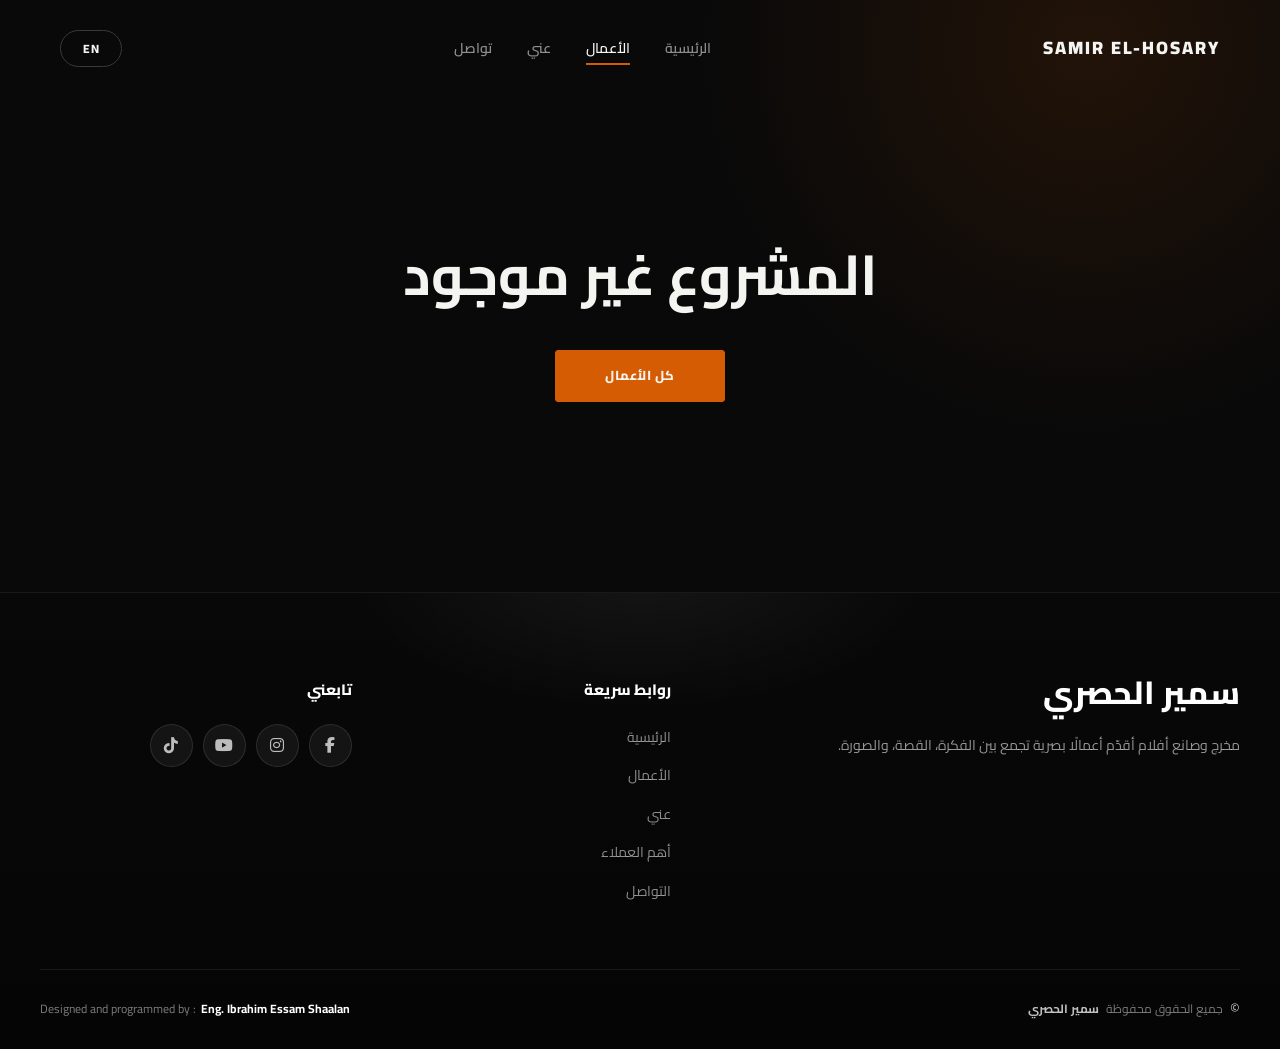
<file: project.html>
<!DOCTYPE html>
<html lang="ar" dir="rtl">

<head>
    <meta charset="UTF-8">
    <meta name="viewport" content="width=device-width, initial-scale=1.0, viewport-fit=cover">
    <meta name="theme-color" content="#090909">

    <!-- Applies the saved language and enables the loader before first paint -->
    <script>
        (function () {
            var html = document.documentElement, lang = "ar";
            try { if (localStorage.getItem("samir_language") === "en") lang = "en"; } catch (e) {}
            html.lang = lang;
            html.dir = lang === "ar" ? "rtl" : "ltr";
            html.classList.add("js", "is-loading");
        })();
    </script>

    <!-- SEO -->
    <title data-ar="المشروع | SAMIR EL-HOSARY" data-en="Project | SAMIR EL-HOSARY">المشروع | SAMIR EL-HOSARY</title>
    <meta name="description" content="أنواع المشاريع التي يخرجها سمير الحصري: إعلانات، محتوى للعلامات التجارية، حملات ريلز وفيديو موسيقي." data-content-ar="أنواع المشاريع التي يخرجها سمير الحصري: إعلانات، محتوى للعلامات التجارية، حملات ريلز وفيديو موسيقي." data-content-en="Project types directed by Samir El-Hosary: commercials, branded content, reels campaigns and music videos.">
    <meta name="author" content="Samir El-Hosary">
    <meta name="robots" content="index, follow">

    <meta property="og:type" content="website">
    <meta property="og:site_name" content="SAMIR EL-HOSARY">
    <meta property="og:locale" content="ar_EG">
    <meta property="og:title" content="أعمال سمير الحصري | SAMIR EL-HOSARY">
    <meta property="og:description" content="أنواع المشاريع التي يخرجها سمير الحصري: إعلانات، محتوى للعلامات التجارية، حملات ريلز وفيديو موسيقي.">

    <!-- Favicon -->
    <link rel="icon" type="image/svg+xml" href="images/favicon.svg">

    <!-- Fonts & icons (Cairo is the only text font) -->
    <link rel="preconnect" href="https://fonts.googleapis.com">
    <link rel="preconnect" href="https://fonts.gstatic.com" crossorigin>
    <link rel="stylesheet" href="https://fonts.googleapis.com/css2?family=Cairo:wght@400..900&display=swap">
    <link rel="stylesheet" href="https://cdnjs.cloudflare.com/ajax/libs/font-awesome/6.5.2/css/all.min.css">
    <link rel="preload" as="image" href="images/samir-hero.jpg">

    <!-- Stylesheets -->
    <link rel="stylesheet" href="css/base.css">
    <link rel="stylesheet" href="css/project.css">
</head>

<body>

    <!-- =========================================
         ACCESSIBILITY: skip link
    ========================================= -->
    <a href="#main" class="skip-link" data-ar="الانتقال إلى المحتوى" data-en="Skip to content">الانتقال إلى المحتوى</a>


    <!-- =========================================
         PAGE LOADER
         Shown on first load, page navigation and language switch
    ========================================= -->
    <div class="page-loader" id="page-loader" aria-hidden="true">
        <div class="loader-content">
            <div class="loader-brand">SAMIR EL-HOSARY</div>
            <div class="loader-line"><span></span></div>
            <div class="loader-text" data-ar="جاري التحميل..." data-en="LOADING...">جاري التحميل...</div>
            <div class="loader-percent" id="loader-percent">0%</div>
        </div>
    </div>


    <!-- =========================================
         CUSTOM CURSOR (desktop only)
    ========================================= -->
    <div class="custom-cursor" aria-hidden="true"></div>
    <div class="custom-cursor-follower" aria-hidden="true"></div>


    <!-- =========================================
         HEADER & NAVIGATION
         Desktop navigation + mobile drawer menu
    ========================================= -->
    <header class="main-header enter" id="main-header">

        <a href="index.html" class="logo" data-aria-label-ar="سمير الحصري - الصفحة الرئيسية" data-aria-label-en="Samir El-Hosary - Home">SAMIR EL-HOSARY</a>

        <nav class="main-nav" id="main-nav" data-aria-label-ar="التنقل الرئيسي" data-aria-label-en="Main navigation" aria-label="التنقل الرئيسي">
            <a href="index.html" class="nav-link"
               data-ar="الرئيسية" data-en="Home">الرئيسية</a>
            <a href="work.html" class="nav-link active" aria-current="page"
               data-ar="الأعمال" data-en="Work">الأعمال</a>
            <a href="about.html" class="nav-link"
               data-ar="عني" data-en="About">عني</a>
            <a href="contact.html" class="nav-link"
               data-ar="تواصل" data-en="Contact">تواصل</a>
        </nav>

        <div class="header-actions">

            <button type="button" class="lang-switch" id="lang-switch" aria-label="Switch to English">EN</button>

            <button type="button" class="menu-toggle" id="menu-toggle"
                    aria-label="فتح القائمة" aria-expanded="false" aria-controls="main-nav">
                <span></span>
                <span></span>
                <span></span>
            </button>

        </div>

    </header>

    <div class="mobile-menu-backdrop" id="mobile-menu-backdrop" aria-hidden="true"></div>

    <main id="main">
        <section class="pd-page">
            <div class="container" id="project-root"></div>
        </section>
    </main>


    <!-- =========================================
         FOOTER
         Brand, quick links, social links and copyright
    ========================================= -->
    <footer class="site-footer">

        <div class="footer-container">

            <div class="footer-main">

                <!-- Brand -->
                <div class="footer-brand">
                    <a href="index.html" class="footer-logo" data-aria-label-ar="سمير الحصري - الصفحة الرئيسية" data-aria-label-en="Samir El-Hosary - Home">
                        <span class="footer-name" data-ar="سمير الحصري" data-en="SAMIR EL-HOSARY">سمير الحصري</span>
                    </a>

                    <p class="footer-description"
                       data-ar="مخرج وصانع أفلام أقدّم أعمالًا بصرية تجمع بين الفكرة، القصة، والصورة." data-en="Director and filmmaker creating visual work that brings together ideas, stories, and cinematic vision.">مخرج وصانع أفلام أقدّم أعمالًا بصرية تجمع بين الفكرة، القصة، والصورة.</p>
                </div>

                <!-- Quick links -->
                <nav class="footer-navigation" data-aria-label-ar="روابط التذييل" data-aria-label-en="Footer navigation" aria-label="روابط التذييل">
                    <h3 data-ar="روابط سريعة" data-en="Quick Links">روابط سريعة</h3>
                    <ul>
                    <li><a href="index.html" data-ar="الرئيسية" data-en="Home">الرئيسية</a></li>
                    <li><a href="work.html" data-ar="الأعمال" data-en="Work">الأعمال</a></li>
                    <li><a href="about.html" data-ar="عني" data-en="About Me">عني</a></li>
                    <li><a href="index.html#partners" data-ar="أهم العملاء" data-en="Clients">أهم العملاء</a></li>
                    <li><a href="contact.html" data-ar="التواصل" data-en="Contact">التواصل</a></li>
                    </ul>
                </nav>

                  <!-- Social -->
                <div class="footer-social">
                    <h3 data-ar="تابعني" data-en="Follow Me">تابعني</h3>
                    <div class="footer-social-links">
                    <a href="https://www.facebook.com/share/18dDtKvpVj/?mibextid=wwXIfr" class="footer-social-link" aria-label="Facebook"
                       target="_blank" rel="noopener noreferrer"><i class="fa-brands fa-facebook-f" aria-hidden="true"></i></a>
                    <a href="https://www.instagram.com/samir.films10/?hl=ar" class="footer-social-link" aria-label="Instagram"
                       target="_blank" rel="noopener noreferrer"><i class="fa-brands fa-instagram" aria-hidden="true"></i></a>
                    <a href="https://www.youtube.com/channel/UCHRnPz-XDiSna4kp3eigyGw" class="footer-social-link" aria-label="YouTube"
                       target="_blank" rel="noopener noreferrer"><i class="fa-brands fa-youtube" aria-hidden="true"></i></a>
                    <a href="https://www.tiktok.com/@samir.films10?_r=1&_t=ZS-9AIWwJCJ9NN" class="footer-social-link" aria-label="TikTok"
                       target="_blank" rel="noopener noreferrer"><i class="fa-brands fa-tiktok" aria-hidden="true"></i></a>
                    </div>
                </div>

            </div>

            <div class="footer-bottom">

                <div class="footer-copyright">
                    <span class="copyright-symbol">©</span>
                    <span data-ar="جميع الحقوق محفوظة" data-en="All Rights Reserved">جميع الحقوق محفوظة</span>
                    <span class="copyright-name" data-ar="سمير الحصري" data-en="SAMIR EL-HOSARY">سمير الحصري</span>
                </div>

                <div class="footer-developer">
                    <span>Designed and programmed by :</span>
                    <a href="https://www.facebook.com/hema.essam.20" target="_blank" rel="noopener noreferrer" class="developer-link">Eng. Ibrahim Essam Shaalan</a>
                </div>

            </div>

        </div>

    </footer>


    <script defer src="js/core.js"></script>
    <script defer src="js/projects-data.js"></script>
    <script defer src="js/project.js"></script>

</body>
</html>
</file>
<file: css/base.css>
/* =========================================================
   DESIGN TOKENS
========================================================= */

:root {
    --black: #090909;
    --dark: #101010;
    --dark-2: #161616;
    --dark-3: #1f1f1f;

    --white: #F4F4F1;
    --light: #E9E9E5;

    --gray: #8F8F8F;
    --gray-light: #b0b0b0;
    --gray-dark: #3a3a3a;

    --orange: #D55C03;
    --orange-light: #F06A0A;
    --orange-glow: rgba(213, 92, 3, .2);

    --line: rgba(255, 255, 255, .11);

    /* Single typeface for the whole website (Arabic + Latin) */
    --font: "Cairo", sans-serif;

    --ease: cubic-bezier(.16, 1, .3, 1);

    /* +1 in LTR, -1 in RTL. Used to mirror horizontal motion. */
    --dir-sign: 1;
}

html[dir="rtl"] {
    --dir-sign: -1;
}

/* =========================================================
   RESET & GLOBAL TYPOGRAPHY
   Cairo is inherited by every element, including form controls.
========================================================= */

*,
*::before,
*::after {
    margin: 0;
    padding: 0;
    box-sizing: border-box;
}

html {
    background: var(--black);
    color: var(--white);
    font-family: var(--font);
    scroll-behavior: smooth;
    scroll-padding-top: 90px;
    -webkit-text-size-adjust: 100%;
}

body {
    min-height: 100vh;
    background: var(--black);
    color: var(--white);
    line-height: 1.6;
    overflow-x: hidden;
    -webkit-font-smoothing: antialiased;
    text-rendering: optimizeLegibility;
}

body.menu-open {
    overflow: hidden;
}

a {
    color: inherit;
    text-decoration: none;
}

button,
input,
select,
textarea {
    font: inherit;
    color: inherit;
}

button {
    border: 0;
    background: none;
    cursor: pointer;
}

img {
    display: block;
    max-width: 100%;
}

ul {
    list-style: none;
}

::selection {
    background: var(--orange);
    color: #fff;
}

button,
a {
    -webkit-tap-highlight-color: transparent;
}

/*
   Arabic is a connected script: letter-spacing breaks the joins.
   Any translatable text is therefore un-spaced while Arabic is active.
*/
html[lang="ar"] [data-ar] {
    letter-spacing: normal;
}

/* =========================================================
   ACCESSIBILITY HELPERS
========================================================= */

:focus-visible {
    outline: 2px solid var(--orange-light);
    outline-offset: 3px;
}

.visually-hidden {
    position: absolute;
    width: 1px;
    height: 1px;
    margin: -1px;
    overflow: hidden;
    clip-path: inset(50%);
    white-space: nowrap;
}

.skip-link {
    position: fixed;
    top: 12px;
    inset-inline-start: 12px;
    z-index: 100001;
    padding: 10px 18px;
    border-radius: 4px;
    background: var(--orange);
    color: #fff;
    font-weight: 800;
    transform: translateY(-200%);
    transition: transform .25s var(--ease);
}

.skip-link:focus {
    transform: translateY(0);
}

/* =========================================================
   PAGE LOADER
   Controlled by classes on <html>:
   - .is-loading  -> loader visible
   The progress bar is driven by --p (0 to 1) set from JavaScript.
========================================================= */

.page-loader {
    position: fixed;
    inset: 0;
    z-index: 99999;
    display: flex;
    align-items: center;
    justify-content: center;
    overflow: hidden;
    background: var(--black);
    opacity: 0;
    visibility: hidden;
    pointer-events: none;
    transition: opacity .35s ease, visibility 0s linear .35s;
}

html.is-loading .page-loader {
    opacity: 1;
    visibility: visible;
    pointer-events: auto;
    transition: opacity .18s ease, visibility 0s;
}

.page-loader::before {
    content: "";
    position: absolute;
    width: 500px;
    height: 500px;
    border-radius: 50%;
    background: var(--orange);
    opacity: .06;
    filter: blur(100px);
}

.loader-content {
    position: relative;
    z-index: 2;
    width: min(400px, 80%);
    text-align: center;
}

.loader-brand {
    margin-bottom: 25px;
    color: var(--white);
    font-size: 13px;
    font-weight: 800;
    letter-spacing: 4px;
}

.loader-line {
    position: relative;
    width: 100%;
    height: 2px;
    overflow: hidden;
    background: var(--dark-3);
}

.loader-line span {
    display: block;
    width: 100%;
    height: 100%;
    background: var(--orange);
    transform: scaleX(var(--p, 0));
    transform-origin: left center;
}

html[dir="rtl"] .loader-line span {
    transform-origin: right center;
}

.loader-text {
    margin-top: 18px;
    color: var(--gray);
    font-size: 13px;
    font-weight: 600;
    letter-spacing: 2px;
}

.loader-percent {
    margin-top: 7px;
    color: var(--orange);
    font-size: 11px;
    letter-spacing: 2px;
    direction: ltr;
}

/* =========================================================
   MOTION SYSTEM
   .enter  -> plays once when the page becomes ready (above the fold)
   .reveal -> plays once when scrolled into view
   Elements are hidden only when JavaScript is running (html.js),
   so the content is never lost if scripts fail.
========================================================= */

@keyframes enterUp {
    from {
        opacity: 0;
        translate: 0 26px;
    }
}

html.js:not(.is-ready) .enter,
html.js .reveal:not(.is-visible) {
    opacity: 0;
}

html.js.is-ready .enter {
    animation: enterUp .8s var(--ease) backwards;
    animation-delay: calc(var(--i, 0) * 70ms);
}

html.js .reveal.is-visible {
    animation: enterUp .85s var(--ease) backwards;
    animation-delay: calc(var(--i, 0) * 80ms);
}

/* =========================================================
   CUSTOM CURSOR
   Fine pointers only. Positioned from JavaScript.
========================================================= */

.custom-cursor,
.custom-cursor-follower {
    position: fixed;
    top: 0;
    left: 0;
    z-index: 99998;
    border-radius: 50%;
    pointer-events: none;
    opacity: 0;
    will-change: transform;
    transition: opacity .3s ease;
}

.custom-cursor {
    width: 7px;
    height: 7px;
    background: var(--orange);
}

.custom-cursor-follower {
    z-index: 99997;
    width: 42px;
    height: 42px;
    border: 1px solid rgba(213, 92, 3, .7);
    transition:
        opacity .3s ease,
        width .35s var(--ease),
        height .35s var(--ease),
        background .35s var(--ease),
        border-color .35s var(--ease);
}

.custom-cursor.is-active,
.custom-cursor-follower.is-active {
    opacity: 1;
}

.custom-cursor-follower.hovered {
    width: 70px;
    height: 70px;
    background: rgba(213, 92, 3, .10);
    border-color: var(--orange);
}

@media (hover: none), (max-width: 1024px) {

    .custom-cursor,
    .custom-cursor-follower {
        display: none;
    }
}

/* =========================================================
   HEADER
   Fixed top bar shared by all pages.
========================================================= */

.main-header {
    position: fixed;
    top: 0;
    inset-inline: 0;
    z-index: 1000;
    display: flex;
    align-items: center;
    justify-content: space-between;
    gap: 20px;
    padding: 30px 60px;
    border-bottom: 1px solid transparent;
    transition:
        padding .5s var(--ease),
        background .5s var(--ease),
        border-color .5s var(--ease);
}

.main-header.scrolled {
    padding-block: 16px;
    border-bottom-color: rgba(255, 255, 255, .06);
}

/*
   The glass effect lives on a pseudo-element, NOT on the header itself.
   A backdrop-filter on the header would turn it into the containing block
   of the fixed mobile drawer and shrink the drawer to the header's height.
*/
.main-header::before {
    content: "";
    position: absolute;
    inset: 0;
    z-index: -1;
    background: rgba(9, 9, 9, .82);
    backdrop-filter: blur(18px);
    -webkit-backdrop-filter: blur(18px);
    opacity: 0;
    pointer-events: none;
    transition: opacity .5s var(--ease);
}

.main-header.scrolled::before {
    opacity: 1;
}

.logo {
    color: var(--white);
    font-size: 18px;
    font-weight: 900;
    letter-spacing: 2px;
    white-space: nowrap;
    transition: color .3s ease;
}

.logo:hover {
    color: var(--orange);
}

/* =========================================================
   NAVIGATION (desktop)
========================================================= */

.main-nav {
    display: flex;
    align-items: center;
    gap: 35px;
}

.nav-link {
    position: relative;
    padding: 5px 0;
    color: var(--gray);
    font-size: 14px;
    font-weight: 600;
    transition: color .3s ease;
}

.nav-link::after {
    content: "";
    position: absolute;
    bottom: 0;
    inset-inline-start: 0;
    width: 0;
    height: 2px;
    background: var(--orange);
    transition: width .4s var(--ease);
}

.nav-link:hover,
.nav-link.active {
    color: var(--white);
}

.nav-link:hover::after,
.nav-link.active::after {
    width: 100%;
}

/* =========================================================
   HEADER ACTIONS: language switch + mobile menu button
========================================================= */

.header-actions {
    display: flex;
    align-items: center;
    gap: 12px;
}

.lang-switch {
    min-width: 62px;
    padding: 8px 16px;
    border: 1px solid var(--gray-dark);
    border-radius: 30px;
    color: var(--white);
    font-size: 12px;
    font-weight: 800;
    letter-spacing: 1px;
    transition:
        background .3s ease,
        border-color .3s ease,
        color .3s ease,
        transform .3s ease;
}

.lang-switch:hover {
    border-color: var(--orange);
    color: var(--orange);
    transform: translateY(-2px);
}

.menu-toggle {
    display: none;
    width: 44px;
    height: 44px;
    border: 1px solid rgba(255, 255, 255, .10);
    border-radius: 50%;
    background: rgba(255, 255, 255, .03);
    align-items: center;
    justify-content: center;
    flex-direction: column;
    gap: 5px;
    transition:
        background .3s ease,
        border-color .3s ease;
}

.menu-toggle span {
    display: block;
    width: 17px;
    height: 1.5px;
    background: var(--white);
    transition:
        transform .35s var(--ease),
        opacity .25s ease;
}

.menu-toggle:hover {
    border-color: var(--orange);
    background: rgba(213, 92, 3, .10);
}

.menu-toggle.is-open span:nth-child(1) {
    transform: translateY(6.5px) rotate(45deg);
}

.menu-toggle.is-open span:nth-child(2) {
    opacity: 0;
}

.menu-toggle.is-open span:nth-child(3) {
    transform: translateY(-6.5px) rotate(-45deg);
}

.mobile-menu-backdrop {
    display: none;
}

/* =========================================================
   MOBILE NAVIGATION (drawer)
   The drawer slides in from the inline-start side, so it works
   for both RTL (right) and LTR (left).
========================================================= */

@media (max-width: 768px) {

    .main-header {
        padding: 16px 18px;
        gap: 12px;
    }

    .logo {
        flex: 1 1 auto;
        font-size: 14px;
        letter-spacing: 1.5px;
    }

    .header-actions {
        flex-shrink: 0;
        gap: 8px;
    }

    .lang-switch {
        min-width: 50px;
        padding: 7px 10px;
        font-size: 11px;
    }

    .menu-toggle {
        display: flex;
    }

    .main-nav {
        position: fixed;
        top: 0;
        bottom: 0;
        inset-inline-start: 0;
        z-index: 1100;
        width: min(82vw, 330px);
        padding: 105px 30px 35px;
        flex-direction: column;
        align-items: flex-start;
        justify-content: flex-start;
        gap: 8px;
        background: linear-gradient(180deg, rgba(16, 16, 16, .98), rgba(9, 9, 9, .99));
        border-inline-end: 1px solid rgba(255, 255, 255, .07);
        box-shadow: calc(30px * var(--dir-sign)) 0 80px rgba(0, 0, 0, .45);
        transform: translateX(calc(-105% * var(--dir-sign)));
        visibility: hidden;
        opacity: 0;
        transition:
            transform .5s var(--ease),
            opacity .3s ease,
            visibility 0s linear .5s;
    }

    .main-nav.is-open {
        transform: translateX(0);
        visibility: visible;
        opacity: 1;
        transition:
            transform .5s var(--ease),
            opacity .3s ease,
            visibility 0s;
    }

    .main-nav .nav-link {
        width: 100%;
        padding: 15px 0;
        font-size: 17px;
        font-weight: 700;
    }

    .main-nav .nav-link::after {
        bottom: 4px;
    }

    .main-nav .nav-link:hover::after,
    .main-nav .nav-link.active::after {
        width: 55px;
    }

    .mobile-menu-backdrop {
        position: fixed;
        inset: 0;
        z-index: 900; /* below .main-header (1000), which contains the drawer */
        display: block;
        background: rgba(0, 0, 0, .58);
        backdrop-filter: blur(5px);
        -webkit-backdrop-filter: blur(5px);
        opacity: 0;
        visibility: hidden;
        pointer-events: none;
        transition: opacity .35s ease, visibility .35s ease;
    }

    .mobile-menu-backdrop.is-open {
        opacity: 1;
        visibility: visible;
        pointer-events: auto;
    }
}

@media (max-width: 480px) {

    .main-header {
        padding: 14px 15px;
    }

    .logo {
        font-size: 12px;
        letter-spacing: 1px;
    }

    .lang-switch {
        min-width: 48px;
        padding: 7px 9px;
        font-size: 10px;
    }

    .menu-toggle {
        width: 40px;
        height: 40px;
    }
}

/* =========================================================
   LAYOUT HELPERS (used by inner pages)
========================================================= */

.container {
    width: min(1240px, calc(100% - 48px));
    margin-inline: auto;
}

.text-center {
    text-align: center;
}

.section-space {
    padding: clamp(90px, 11vw, 160px) 0;
}

.section-kicker {
    display: flex;
    align-items: center;
    gap: 13px;
    margin-bottom: 22px;
    color: var(--orange-light);
    font-size: 20px;
    font-weight: 800;
    letter-spacing: .2em;
}

.section-kicker.justify-center {
    justify-content: center;
}

.kicker-line {
    flex-shrink: 0;
    width: 36px;
    height: 2px;
    background: var(--orange);
}

@media (max-width: 600px) {

    .container {
        width: min(100% - 32px, 1240px);
    }
}

/* =========================================================
   REDUCED MOTION
========================================================= */

@media (prefers-reduced-motion: reduce) {

    html {
        scroll-behavior: auto;
    }

    *,
    *::before,
    *::after {
        animation-duration: .01ms !important;
        animation-iteration-count: 1 !important;
        transition-duration: .01ms !important;
    }

    html.js:not(.is-ready) .enter,
    html.js .reveal:not(.is-visible) {
        opacity: 1;
    }
}

/* =========================================================
   BUTTONS
   Primary / secondary call-to-action buttons
========================================================= */

/* =========================================================
   BUTTONS
========================================================= */
.hero-actions {
    display: flex;
    justify-content: center;
    align-items: center;
    gap: 14px;
    margin-bottom: 35px;
}
.btn {
    min-width: 170px;
    min-height: 52px;
    padding: 13px 25px;
    display: inline-flex;
    align-items: center;
    justify-content: center;
    gap: 12px;
    border-radius: 3px;
    font-size: 13px;
    font-weight: 800;
    letter-spacing: .5px;
    transition:
        transform .35s var(--ease),
        background .35s var(--ease),
        border-color .35s var(--ease),
        box-shadow .35s var(--ease);
}
.btn i {
    transition: transform .35s var(--ease);
}
.btn-primary {
    background: var(--orange);
    border: 1px solid var(--orange);
    color: var(--white);
}
.btn-primary:hover {
    background: var(--orange-light);
    border-color: var(--orange-light);
    transform: translateY(-4px);
    box-shadow:
        0 15px 40px rgba(213,92,3,.20);
}
.btn-primary:hover i {
    transform: translateX(calc(5px * var(--dir-sign)));
}
.btn-secondary {
    background: rgba(255,255,255,.02);
    border: 1px solid var(--gray-dark);
    color: var(--white);
}
.btn-secondary:hover {
    background: rgba(255,255,255,.07);
    border-color: var(--white);
    transform: translateY(-4px);
}
/* =========================================================
   BUTTON ICONS
========================================================= */
.btn i {
    font-size: 14px;
    flex-shrink: 0;
}
.btn-secondary i {
    color: var(--orange);
}
/* =========================================
   FOOTER
========================================= */
.site-footer {
    position: relative;
    width: 100%;
    background:
        linear-gradient(
            180deg,
            #080808 0%,
            #050505 100%
        );
    color: #fff;
    overflow: hidden;
    border-top: 1px solid rgba(255,255,255,0.08);
}
/* =========================================
   DECORATIVE LIGHT
========================================= */
.site-footer::before {
    content: "";
    position: absolute;
    top: -180px;
    left: 50%;
    width: 600px;
    height: 300px;
    transform: translateX(-50%);
    background:
        radial-gradient(
            ellipse,
            rgba(255,255,255,0.06),
            transparent 70%
        );
    pointer-events: none;
}
/* =========================================
   FOOTER CONTAINER
========================================= */
.footer-container {
    width: min(1200px, calc(100% - 40px));
    margin: 0 auto;
    position: relative;
    z-index: 2;
}
/* =========================================
   MAIN FOOTER
========================================= */
.footer-main {
    display: grid;
    grid-template-columns:
        minmax(280px, 1.6fr)
        minmax(180px, 0.8fr)
        minmax(220px, 1fr);
    gap: 70px;
    padding:
        80px
        0
        65px;
}
/* =========================================
   BRAND
========================================= */
.footer-logo {
    display: inline-flex;
    position: relative;
    text-decoration: none;
    color: #fff;
    margin-bottom: 20px;
}
.footer-name {
    font-size: 32px;
    font-weight: 800;
    line-height: 1.2;
    letter-spacing: 0;
}/* English initially hidden */

/* =========================================
   FOOTER DESCRIPTION
========================================= */
.footer-description {
    max-width: 450px;
    margin: 0;
    color:
        rgba(255,255,255,0.58);
    font-size: 14px;
    line-height: 2;
}
/* =========================================
   FOOTER HEADINGS
========================================= */
.footer-navigation h3,
.footer-social h3 {
    margin:
        5px
        0
        22px;
    font-size: 15px;
    font-weight: 800;
    color: #fff;
}
/* =========================================
   NAVIGATION
========================================= */
.footer-navigation ul {
    list-style: none;
    padding: 0;
    margin: 0;
    display: flex;
    flex-direction: column;
    gap: 13px;
}
.footer-navigation a {
    display: inline-block;
    color:
        rgba(255,255,255,0.55);
    text-decoration: none;
    font-size: 14px;
    transition:
        color 0.25s ease,
        transform 0.25s ease;
}
.footer-navigation a:hover {
    color: #fff;
    transform: translateX(calc(4px * var(--dir-sign)));
}
/* =========================================
   SOCIAL MEDIA
========================================= */
.footer-social-links {
    display: flex;
    align-items: center;
    flex-wrap: wrap;
    gap: 10px;
}
.footer-social-link {
    width: 43px;
    height: 43px;
    display: flex;
    align-items: center;
    justify-content: center;
    border-radius: 50%;
    color:
        rgba(255,255,255,0.72);
    background:
        rgba(255,255,255,0.055);
    border:
        1px solid rgba(255,255,255,0.10);
    text-decoration: none;
    font-size: 16px;
    transition:
        transform 0.3s ease,
        color 0.3s ease,
        background 0.3s ease,
        border-color 0.3s ease;
}
.footer-social-link:hover {
    color: #fff;
    background:
        rgba(255,255,255,0.12);
    border-color:
        rgba(255,255,255,0.25);
    transform:
        translateY(-4px);
}
/* =========================================
   FOOTER BOTTOM
========================================= */
.footer-bottom {
    min-height: 80px;
    display: flex;
    align-items: center;
    justify-content: space-between;
    gap: 25px;
    border-top:
        1px solid rgba(255,255,255,0.08);
    color:
        rgba(255,255,255,0.48);
    font-size: 12px;
}
/* =========================================
   COPYRIGHT
========================================= */
.footer-copyright {
    display: flex;
    align-items: center;
    flex-wrap: wrap;
    gap: 7px;
}
.copyright-symbol {
    font-size: 15px;
    color:
        rgba(255,255,255,0.75);
}
.copyright-name {
    color:
        rgba(255,255,255,0.75);
    font-weight: 700;
}
/* =========================================
   DEVELOPER
========================================= */
.footer-developer {
    display: flex;
    align-items: center;
    justify-content: flex-end;
    flex-wrap: wrap;
    gap: 5px;
    direction: ltr;
}
.developer-link {
    color: #fff;
    font-size: 12px;
    font-weight: 700;
    text-decoration: none;
    transition:
        color 0.25s ease,
        opacity 0.25s ease;
}
.developer-link:hover {
    opacity: 0.65;
    text-decoration:
        underline;
}
/* =========================================
   TABLET
========================================= */
@media (max-width: 900px) {
    .footer-main {
        grid-template-columns:
            1fr 1fr;
        gap: 45px;
        padding:
            65px
            0
            50px;
    }
    .footer-brand {
        grid-column:
            1 / -1;
    }
    .footer-description {
        max-width: 650px;
    }
    .footer-bottom {
        padding:
            20px 0;
        flex-direction: column;
        align-items: center;
        justify-content: center;
        text-align: center;
    }
    .footer-developer {
        justify-content: center;
    }
}
/* =========================================
   MOBILE
========================================= */
@media (max-width: 600px) {
    .footer-container {
        width:
            min(
                100% - 30px,
                500px
            );
    }
    .footer-main {
        display: flex;
        flex-direction: column;
        gap: 40px;
        padding:
            55px
            0
            45px;
    }
    .footer-brand {
        text-align: center;
    }
    .footer-logo {
        justify-content: center;
    }
    .footer-name {
        font-size: 27px;
    }
    .footer-description {
        margin:
            0 auto;
        font-size: 13px;
        line-height: 1.9;
    }
    .footer-navigation,
    .footer-social {
        text-align: center;
    }
    .footer-navigation ul {
        align-items: center;
    }
    .footer-navigation a:hover {
        transform: none;
    }
    .footer-social-links {
        justify-content: center;
    }
    .footer-bottom {
        gap: 15px;
        padding:
            22px 0;
        line-height: 1.8;
    }
    .footer-copyright,
    .footer-developer {
        justify-content: center;
        text-align: center;
    }
}
/* =========================================
   VERY SMALL MOBILE
========================================= */
@media (max-width: 380px) {
    .footer-name {
        font-size: 24px;
    }
    .footer-description {
        font-size: 12px;
    }
    .footer-social-link {
        width: 40px;
        height: 40px;
        font-size: 14px;
    }
}
/* Latin brand name gets a little tracking */
html[lang="en"] .footer-name {
    letter-spacing: 1px;
}
</file>
<file: css/about.css>
/* =========================================================
   ABOUT PAGE
   Hero, expertise, statistics and closing statement
========================================================= */

/* =========================================================
   ABOUT HERO
========================================================= */
.about-hero {
    position: relative;
    min-height: 100svh;
    overflow: hidden;
    display: flex;
    align-items: center;
    padding: 140px 0 100px;
}
.about-hero-bg {
    position: absolute;
    inset: -4%;
    background:
        linear-gradient(90deg, rgba(9, 9, 9, .98) 0%, rgba(9, 9, 9, .82) 42%, rgba(9, 9, 9, .22) 100%),
        url("../images/samir-hero.jpg") center/cover no-repeat;
    transform: scale(1.08);
    filter: saturate(.72) contrast(1.06);
}
html[dir="rtl"] .about-hero-bg {
    background:
        linear-gradient(270deg, rgba(9, 9, 9, .98) 0%, rgba(9, 9, 9, .82) 42%, rgba(9, 9, 9, .22) 100%),
        url("../images/samir-hero.jpg") center/cover no-repeat;
}
.about-hero-overlay {
    position: absolute;
    inset: 0;
    background:
        radial-gradient(circle at 70% 45%, rgba(213,92,3,.11), transparent 24%),
        linear-gradient(180deg, rgba(0,0,0,.35), transparent 35%, rgba(0,0,0,.9));
    pointer-events: none;
}
.about-hero-inner {
    position: relative;
    z-index: 2;
    width: min(1240px, calc(100% - 48px));
    margin-inline: auto;
    display: grid;
    grid-template-columns: 1fr minmax(330px, 470px);
    gap: clamp(55px, 8vw, 120px);
    align-items: center;
}
html[dir="rtl"] .about-hero-inner {
    grid-template-columns: minmax(330px, 470px) 1fr;
}
.about-hero-copy {
    max-width: 760px;
}
.about-title {
    margin-bottom: 30px;
    font-weight: 900;
    font-size: clamp(72px, 10vw, 156px);
    line-height: .8;
    letter-spacing: -.08em;
}
.about-title-small {
    display: block;
    font-size: .38em;
    font-weight: 700;
    letter-spacing: .13em;
    color: var(--orange-light);
    margin-bottom: 8px;
}
.about-title-main {
    display: block;
}
.about-intro {
    max-width: 680px;
    color: rgba(244,244,241,.68);
    font-size: clamp(15px, 1.35vw, 18px);
    line-height: 2;
    margin-bottom: 35px;
}
.about-cta {
    display: inline-flex;
    align-items: center;
    gap: 14px;
    min-height: 50px;
    padding: 0 22px;
    border: 1px solid rgba(255,255,255,.18);
    background: rgba(255,255,255,.03);
    font-size: 12px;
    font-weight: 800;
    letter-spacing: .08em;
    transition:
        color .35s ease,
        background .35s ease,
        border-color .35s ease,
        transform .35s var(--ease);
}
.about-cta i {
    color: var(--orange-light);
    transition: transform .35s var(--ease);
}
.about-cta:hover {
    background: var(--orange);
    border-color: var(--orange);
    transform: translateY(-3px);
}
.about-cta:hover i {
    color: var(--white);
    transform: translate(calc(3px * var(--dir-sign) * -1), -3px);
}
.about-hero-image {
    position: relative;
}
.image-frame {
    position: relative;
    aspect-ratio: 3 / 4;
    overflow: hidden;
    border: 1px solid rgba(255,255,255,.16);
    background: var(--dark);
    box-shadow: 0 35px 100px rgba(0,0,0,.45);
}
.image-frame::before {
    content: "";
    position: absolute;
    inset: 0;
    z-index: 2;
    background:
        linear-gradient(180deg, transparent 45%, rgba(0,0,0,.88) 100%),
        linear-gradient(90deg, transparent 70%, rgba(213,92,3,.12));
    pointer-events: none;
}
.image-frame img {
    width: 100%;
    height: 100%;
    object-fit: cover;
    filter: grayscale(.18) contrast(1.08);
    transform: scale(1.04);
    transition: transform 1.4s var(--ease), filter .8s ease;
}
.image-frame:hover img {
    transform: scale(1.09);
    filter: grayscale(0) contrast(1.05);
}
.image-number {
    position: absolute;
    z-index: 4;
    top: 22px;
    inset-inline-start: 22px;
    font-weight: 700;
    font-size: 11px;
    line-height: 1;
    color: var(--orange-light);
}
.image-caption {
    position: absolute;
    z-index: 4;
    left: 24px;
    right: 24px;
    bottom: 24px;
    display: flex;
    justify-content: space-between;
    align-items: end;
    gap: 20px;
}
.image-caption span:first-child {
    font-weight: 800;
    font-size: 18px;
    line-height: 1;
    letter-spacing: .04em;
}
.image-caption span:last-child {
    color: rgba(255,255,255,.55);
    font-weight: 600;
    font-size: 9px;
    line-height: 1;
    letter-spacing: .13em;
    text-transform: uppercase;
}
.hero-scroll {
    position: absolute;
    z-index: 3;
    bottom: 38px;
    inset-inline-start: clamp(24px, 5vw, 80px);
    display: flex;
    align-items: center;
    gap: 13px;
    color: rgba(255,255,255,.45);
    font-weight: 600;
    font-size: 9px;
    line-height: 1;
    letter-spacing: .16em;
}
.scroll-line {
    width: 55px;
    height: 1px;
    background: linear-gradient(90deg, var(--orange), transparent);
}
/* =========================================================
   EXPERTISE
========================================================= */
.expertise-section {
    position: relative;
    background:
        radial-gradient(circle at 15% 20%, rgba(213,92,3,.05), transparent 22%),
        var(--black);
}
.expertise-grid {
    display: grid;
    grid-template-columns: repeat(3, 1fr);
    gap: 1px;
    background: var(--line);
    border: 1px solid var(--line);
}
.expertise-card {
    position: relative;
    min-height: 300px;
    padding: 34px 32px 38px;
    background:
        linear-gradient(145deg, rgba(255,255,255,.035), rgba(255,255,255,.008));
    overflow: hidden;
    transition:
        background .45s ease,
        transform .45s var(--ease);
}
.expertise-card::after {
    content: "";
    position: absolute;
    left: 0;
    right: 0;
    bottom: 0;
    height: 2px;
    background: var(--orange);
    transform: scaleX(0);
    transform-origin: left center;
    transition: transform .5s var(--ease);
}
html[dir="rtl"] .expertise-card::after {
    transform-origin: right;
}
.expertise-card:hover {
    z-index: 2;
    background:
        radial-gradient(circle at 70% 15%, rgba(213,92,3,.10), transparent 30%),
        var(--dark-2);
    transform: translateY(-5px);
}
.expertise-card:hover::after {
    transform: scaleX(1);
}
.card-index {
    position: absolute;
    top: 28px;
    inset-inline-end: 30px;
    color: rgba(255,255,255,.24);
    font-weight: 600;
    font-size: 10px;
    line-height: 1;
    letter-spacing: .12em;
}
.card-icon {
    width: 44px;
    height: 44px;
    display: grid;
    place-items: center;
    margin-bottom: 42px;
    border: 1px solid rgba(213,92,3,.28);
    color: var(--orange-light);
    background: rgba(213,92,3,.05);
    font-size: 15px;
    transition:
        background .35s ease,
        color .35s ease,
        transform .45s var(--ease);
}
.expertise-card:hover .card-icon {
    background: var(--orange);
    color: var(--white);
    transform: rotate(-6deg);
}
.expertise-card h3 {
    margin-bottom: 17px;
    font-weight: 800;
    font-size: 18px;
    line-height: 1.15;
    letter-spacing: -.02em;
}
.expertise-card p {
    max-width: 360px;
    color: rgba(244,244,241,.54);
    font-size: 13px;
    line-height: 1.9;
}
/* =========================================================
   STATS
========================================================= */
.stats-section {
    position: relative;
    overflow: hidden;
    padding: 110px 0 120px;
    background:
        linear-gradient(120deg, #111 0%, #0c0c0c 55%, #14100d 100%);
    border-block: 1px solid var(--line);
}
.stats-section::before {
    content: "SAMIR";
    position: absolute;
    top: 50%;
    left: 50%;
    color: rgba(255,255,255,.018);
    font-weight: 900;
    font-size: clamp(140px, 25vw, 380px);
    line-height: 1;
    letter-spacing: -.08em;
    white-space: nowrap;
    transform: translate(-50%, -50%);
    pointer-events: none;
}
.stats-noise {
    position: absolute;
    inset: 0;
    opacity: .15;
    pointer-events: none;
    background-image:
        radial-gradient(rgba(255,255,255,.15) .6px, transparent .6px);
    background-size: 5px 5px;
    mask-image: linear-gradient(to bottom, transparent, black, transparent);
}
.stats-heading {
    position: relative;
    z-index: 2;
    margin-bottom: 70px;
    color: var(--orange-light);
    font-weight: 700;
    font-size: 10px;
    line-height: 1;
    letter-spacing: .2em;
}
html[lang="ar"] .stats-heading {
    letter-spacing: .02em;
}
.stats-grid {
    position: relative;
    z-index: 2;
    display: grid;
    grid-template-columns: repeat(4, 1fr);
}
.stat-item {
    min-height: 170px;
    padding: 0 30px;
    border-inline-start: 1px solid var(--line);
}
.stat-item:first-child {
    border-inline-start: 0;
}
.stat-number {
    display: flex;
    align-items: baseline;
    gap: 4px;
    margin-bottom: 17px;
    font-weight: 800;
    font-size: clamp(48px, 6vw, 84px);
    line-height: .9;
    letter-spacing: -.07em;
}
.stat-number > span:last-child {
    color: var(--orange-light);
    font-size: .42em;
    letter-spacing: 0;
}
.stat-label {
    max-width: 220px;
    color: rgba(255,255,255,.48);
    font-weight: 600;
    font-size: 10px;
    line-height: 1.6;
    letter-spacing: .08em;
    text-transform: uppercase;
}
html[lang="ar"] .stat-label {
    letter-spacing: 0;
    line-height: 1.9;
}
/* =========================================================
   CLOSING
========================================================= */
.closing-section {
    background: var(--black);
}
.closing-card {
    position: relative;
    overflow: hidden;
    padding: clamp(38px, 6vw, 82px);
    border: 1px solid var(--line);
    background:
        radial-gradient(circle at 85% 15%, rgba(213,92,3,.11), transparent 25%),
        linear-gradient(145deg, rgba(255,255,255,.025), rgba(255,255,255,.008));
}
.closing-card::before {
    content: "";
    position: absolute;
    width: 260px;
    height: 260px;
    inset-inline-end: -100px;
    bottom: -120px;
    border-radius: 50%;
    background: rgba(213,92,3,.08);
    filter: blur(20px);
}
.closing-topline {
    position: relative;
    z-index: 1;
    display: flex;
    justify-content: space-between;
    margin-bottom: 60px;
    color: rgba(255,255,255,.36);
    font-weight: 600;
    font-size: 10px;
    line-height: 1;
    letter-spacing: .14em;
}
.closing-topline span:first-child {
    color: var(--orange-light);
}
.closing-card h2 {
    position: relative;
    z-index: 1;
    max-width: 850px;
    margin-bottom: 24px;
    font-size: clamp(42px, 7vw, 92px);
    line-height: 1;
    letter-spacing: -.06em;
}
.closing-card p {
    position: relative;
    z-index: 1;
    max-width: 650px;
    margin-bottom: 34px;
    color: rgba(255,255,255,.53);
    font-size: 15px;
    line-height: 1.9;
}
.closing-link {
    position: relative;
    z-index: 1;
    display: inline-flex;
    align-items: center;
    gap: 12px;
    color: var(--white);
    font-weight: 800;
    font-size: 11px;
    line-height: 1;
    letter-spacing: .12em;
}
.closing-link i {
    color: var(--orange-light);
    transition: transform .35s var(--ease);
}
.closing-link:hover i {
    transform: translateX(calc(6px * var(--dir-sign)));
}
/* =========================================================
   MOBILE
========================================================= */
@media (max-width: 900px) {
    .about-hero {
        padding-top: 125px;
    }
    .about-hero-inner,
    html[dir="rtl"] .about-hero-inner {
        grid-template-columns: 1fr;
        gap: 50px;
    }
    .about-hero-image {
        width: min(460px, 100%);
        justify-self: center;
        grid-row: 1;
    }
    .about-hero-copy {
        grid-row: 2;
    }
    .about-title {
        font-size: clamp(70px, 17vw, 125px);
    }
    .expertise-grid {
        grid-template-columns: repeat(2, 1fr);
    }
    .stats-grid {
        grid-template-columns: repeat(2, 1fr);
        gap: 45px 0;
    }
    .stat-item:nth-child(3) {
        border-inline-start: 0;
    }
    .stat-item {
        min-height: auto;
    }
}
@media (max-width: 600px) {
    .about-hero {
        min-height: auto;
        padding: 110px 0 80px;
    }
    .about-hero-bg {
        background-position: 58% center;
    }
    html[dir="rtl"] .about-hero-bg {
        background-position: 42% center;
    }
    .about-hero-image {
        width: 100%;
    }
    .image-frame {
        aspect-ratio: 4 / 5;
    }
    .about-title {
        font-size: clamp(62px, 20vw, 95px);
    }
    .about-intro {
        font-size: 14px;
        line-height: 1.95;
    }
    .expertise-grid {
        grid-template-columns: 1fr;
    }
    .expertise-card {
        min-height: 270px;
    }
    .section-heading {
        margin-bottom: 45px;
    }
    .section-heading h2 {
        font-size: 37px;
    }
    .stats-section {
        padding: 80px 0;
    }
    .stats-grid {
        grid-template-columns: 1fr 1fr;
    }
    .stat-item {
        padding: 0 15px;
    }
    .stat-number {
        font-size: 48px;
    }
    .stat-label {
        font-size: 9px;
    }
    .hero-scroll {
        display: none;
    }
}
@media (max-width: 400px) {
    .about-title {
        font-size: 58px;
    }
}
/* =========================================================

/* =========================================================
   ABOUT HERO MOTION
   Slow background drift (CSS only, no JavaScript timers)
========================================================= */
@keyframes aboutDrift {
    to {
        translate: -1.5% -1%;
    }
}
.about-hero-bg {
    animation: aboutDrift 7s ease-in-out infinite alternate;
}
</file>
<file: css/contact.css>
:root {
    --green: #25d366;
    --red: #ff4d4d;
    --gray-muted: #666;
    --border: rgba(255, 255, 255, 0.11);
    --border-strong: rgba(255, 255, 255, 0.18);
    --surface: #111111;
    --orange-soft: rgba(213, 92, 3, 0.12);
}

/* =========================================================
   CONTACT PAGE
   Hero, direct contact cards, inquiry form, dropdown and final CTA
========================================================= */

/* =========================================================
   HERO
========================================================= */
.contact-hero {
    position: relative;
    min-height: 560px;
    display: flex;
    align-items: center;
    padding: 150px 0 100px;
    overflow: hidden;
    border-bottom: 1px solid var(--border);
    background:
        radial-gradient(
            circle at 85% 20%,
            rgba(213, 92, 3, 0.15),
            transparent 34%
        ),
        linear-gradient(
            180deg,
            #080808 0%,
            #0b0b0b 100%
        );
}
.contact-hero::before {
    content: "";
    position: absolute;
    inset: 0;
    opacity: 0.18;
    background-image:
        linear-gradient(
            rgba(255, 255, 255, 0.025) 1px,
            transparent 1px
        ),
        linear-gradient(
            90deg,
            rgba(255, 255, 255, 0.025) 1px,
            transparent 1px
        );
    background-size: 70px 70px;
    mask-image: linear-gradient(
        to bottom,
        black,
        transparent 90%
    );
    pointer-events: none;
}
.hero-orb {
    position: absolute;
    border-radius: 50%;
    pointer-events: none;
    filter: blur(1px);
    animation: floatingOrb 7s ease-in-out infinite;
}
.hero-orb-one {
    width: 240px;
    height: 240px;
    top: 120px;
    inset-inline-end: -100px;
    border: 1px solid rgba(213, 92, 3, 0.18);
    box-shadow:
        0 0 80px rgba(213, 92, 3, 0.08),
        inset 0 0 80px rgba(213, 92, 3, 0.04);
}
.hero-orb-two {
    width: 100px;
    height: 100px;
    bottom: 80px;
    inset-inline-start: 8%;
    border: 1px solid rgba(255, 255, 255, 0.08);
    animation-delay: -2s;
}
@keyframes floatingOrb {
    0%,
    100% {
        transform: translate3d(0, 0, 0);
    }
    50% {
        transform: translate3d(0, -18px, 0);
    }
}
.contact-hero-inner {
    position: relative;
    z-index: 2;
}
.contact-heading {
    max-width: 850px;
}
.section-kicker {
    display: flex;
    align-items: center;
    gap: 12px;
    margin-bottom: 18px;
    color: var(--orange-light);
    font-size: 13px;
    font-weight: 800;
    letter-spacing: 0.4px;
}
.section-kicker.justify-center {
    justify-content: center;
}
.kicker-line {
    width: 32px;
    height: 2px;
    flex-shrink: 0;
    background: var(--orange);
}
.contact-heading h1 {
    margin-bottom: 22px;
    font-size: clamp(42px, 7vw, 82px);
    font-weight: 900;
    line-height: 1.08;
    letter-spacing: -1.5px;
}
.contact-heading h1 span,
.contact-heading h1 em {
    display: block;
}
.contact-heading h1 em {
    color: var(--orange-light);
    font-style: normal;
}
.contact-heading p {
    max-width: 680px;
    color: var(--gray-light);
    font-size: clamp(14px, 1.5vw, 17px);
    font-weight: 500;
    line-height: 2;
}
.contact-number {
    position: absolute;
    bottom: -35px;
    inset-inline-end: 0;
    color: rgba(255, 255, 255, 0.025);
    font-size: clamp(100px, 16vw, 220px);
    font-weight: 900;
    line-height: 1;
    user-select: none;
}/* =========================================================
   REVEAL ANIMATION
========================================================= */

/* =========================================================
   INFO CARDS
========================================================= */
.direct-info-section {
    position: relative;
    padding: 55px 0;
}
.info-cards-grid {
    display: grid;
    grid-template-columns: repeat(3, 1fr);
    gap: 18px;
}
.info-card {
    position: relative;
    min-height: 110px;
    display: flex;
    align-items: center;
    gap: 16px;
    padding: 22px;
    background:
        linear-gradient(
            145deg,
            rgba(255, 255, 255, 0.035),
            rgba(255, 255, 255, 0.01)
        );
    border: 1px solid var(--border);
    border-radius: 12px;
    overflow: hidden;
    transition:
        transform 0.45s var(--ease),
        border-color 0.35s ease,
        background 0.35s ease,
        box-shadow 0.45s var(--ease);
}
.info-card::before {
    content: "";
    position: absolute;
    inset: 0;
    background:
        linear-gradient(
            120deg,
            transparent 30%,
            rgba(213, 92, 3, 0.08),
            transparent 70%
        );
    transform: translateX(-100%);
    transition: transform 0.8s var(--ease);
}
.info-card:hover {
    transform: translateY(-7px);
    border-color: rgba(213, 92, 3, 0.45);
    background: rgba(255, 255, 255, 0.04);
    box-shadow:
        0 18px 45px rgba(0, 0, 0, 0.35),
        0 0 25px rgba(213, 92, 3, 0.05);
}
.info-card:hover::before {
    transform: translateX(100%);
}
.card-icon {
    width: 50px;
    height: 50px;
    display: grid;
    place-items: center;
    flex-shrink: 0;
    border-radius: 10px;
    background: var(--orange-soft);
    color: var(--orange-light);
    font-size: 19px;
    transition:
        transform 0.35s var(--ease),
        box-shadow 0.35s ease;
}
.info-card:hover .card-icon {
    transform: scale(1.08) rotate(-3deg);
    box-shadow: 0 0 25px rgba(213, 92, 3, 0.15);
}
.card-icon.whatsapp-icon {
    color: var(--green);
    background: rgba(37, 211, 102, 0.1);
}
.card-details {
    min-width: 0;
    display: flex;
    flex-direction: column;
    gap: 2px;
}
.card-details small {
    color: var(--gray-muted);
    font-size: 10px;
    font-weight: 800;
    letter-spacing: 0.3px;
}
.card-details strong {
    color: var(--white);
    font-size: 13px;
    font-weight: 700;
    word-break: break-word;
}
.copy-btn,
.card-action-btn {
    width: 38px;
    height: 38px;
    margin-inline-start: auto;
    display: grid;
    place-items: center;
    flex-shrink: 0;
    background: transparent;
    color: var(--gray-light);
    border: 1px solid var(--border);
    border-radius: 7px;
    cursor: pointer;
    text-decoration: none;
    transition:
        color 0.25s ease,
        background 0.25s ease,
        border-color 0.25s ease,
        transform 0.3s var(--ease);
}
.copy-btn:hover,
.card-action-btn:hover {
    color: #fff;
    background: var(--orange);
    border-color: var(--orange);
    transform: translateY(-2px);
}
/* =========================================================
   FORM SECTION
========================================================= */
.contact-form-section {
    position: relative;
    padding: 100px 0;
    background:
        radial-gradient(
            circle at 50% 0%,
            rgba(213, 92, 3, 0.07),
            transparent 35%
        ),
        linear-gradient(
            180deg,
            var(--black),
            var(--surface),
            var(--black)
        );
}
.section-header {
    margin-bottom: 48px;
}
.form-section-title {
    margin-bottom: 12px;
    font-size: clamp(30px, 4vw, 46px);
    font-weight: 900;
    line-height: 1.2;
}
.form-section-desc {
    max-width: 620px;
    margin-inline: auto;
    color: var(--gray-light);
    font-size: 14px;
    line-height: 1.9;
}
.form-wrapper {
    position: relative;
    max-width: 850px;
    margin-inline: auto;
    background:
        linear-gradient(
            145deg,
            rgba(255, 255, 255, 0.045),
            rgba(255, 255, 255, 0.015)
        );
    border: 1px solid var(--border);
    border-radius: 15px;
    overflow: visible;
    box-shadow:
        0 30px 80px rgba(0, 0, 0, 0.45),
        0 0 50px rgba(213, 92, 3, 0.03);
    backdrop-filter: blur(16px);
    -webkit-backdrop-filter: blur(16px);
}
.form-header-bar {
    min-height: 62px;
    display: flex;
    align-items: center;
    justify-content: space-between;
    padding: 14px 28px;
    background: rgba(255, 255, 255, 0.025);
    border-bottom: 1px solid var(--border);
    border-radius: 15px 15px 0 0;
}
.bar-title {
    display: flex;
    align-items: center;
    gap: 9px;
    color: var(--orange-light);
    font-size: 13px;
    font-weight: 800;
}
.bar-step {
    color: var(--gray-muted);
    font-size: 10px;
    font-weight: 900;
    letter-spacing: 1px;
}
.modern-form {
    padding: clamp(25px, 5vw, 45px);
}
.form-grid {
    display: grid;
    grid-template-columns: repeat(2, minmax(0, 1fr));
    gap: 25px;
}
.field-group {
    min-width: 0;
    display: flex;
    flex-direction: column;
}
.field-group.full-width {
    grid-column: 1 / -1;
}
.field-group label {
    display: flex;
    align-items: center;
    gap: 6px;
    margin-bottom: 9px;
    color: var(--white);
    font-size: 12px;
    font-weight: 800;
}
.required-star {
    color: var(--orange-light);
}
.optional-tag {
    color: var(--gray-muted);
    font-size: 10px;
    font-weight: 500;
}
.input-inner {
    position: relative;
    display: flex;
    align-items: center;
}
.input-inner input,
.input-inner textarea {
    width: 100%;
    outline: none;
    color: var(--white);
    background: rgba(0, 0, 0, 0.28);
    border: 1px solid var(--border);
    border-radius: 8px;
    padding: 14px 15px;
    padding-inline-end: 45px;
    font-size: 13px;
    font-weight: 500;
    transition:
        border-color 0.3s ease,
        background 0.3s ease,
        box-shadow 0.3s ease,
        transform 0.3s var(--ease);
}
.input-inner textarea {
    min-height: 155px;
    resize: vertical;
    line-height: 1.8;
}
.input-inner input::placeholder,
.input-inner textarea::placeholder {
    color: rgba(176, 176, 176, 0.48);
}
.input-inner input:focus,
.input-inner textarea:focus {
    border-color: rgba(213, 92, 3, 0.8);
    background: rgba(0, 0, 0, 0.5);
    box-shadow:
        0 0 0 3px rgba(213, 92, 3, 0.07),
        0 10px 30px rgba(0, 0, 0, 0.2);
}
.field-icon {
    position: absolute;
    top: 50%;
    inset-inline-end: 16px;
    color: var(--gray-muted);
    font-size: 14px;
    pointer-events: none;
    transform: translateY(-50%);
    transition:
        color 0.3s ease,
        transform 0.3s var(--ease);
}
.textarea-inner {
    align-items: flex-start;
}
.textarea-inner .field-icon {
    top: 19px;
    transform: none;
}
.input-inner:focus-within .field-icon {
    color: var(--orange-light);
}
.field-error {
    min-height: 18px;
    margin-top: 5px;
    color: var(--red);
    font-size: 10px;
    font-weight: 700;
    opacity: 0;
    transform: translateY(-3px);
    transition:
        opacity 0.25s ease,
        transform 0.25s ease;
}
.field-error.show {
    opacity: 1;
    transform: translateY(0);
}
.field-invalid .input-inner input,
.field-invalid .input-inner textarea {
    border-color: rgba(255, 77, 77, 0.7);
}
/* =========================================================
   DROPDOWN
========================================================= */
.custom-dropdown {
    position: relative;
    width: 100%;
}
.dropdown-trigger {
    width: 100%;
    min-height: 49px;
    display: flex;
    align-items: center;
    gap: 11px;
    padding: 12px 15px;
    color: var(--white);
    background: rgba(0, 0, 0, 0.28);
    border: 1px solid var(--border);
    border-radius: 8px;
    cursor: pointer;
    text-align: start;
    transition:
        border-color 0.3s ease,
        background 0.3s ease,
        box-shadow 0.3s ease;
}
.dropdown-trigger:hover,
.custom-dropdown.is-open .dropdown-trigger {
    border-color: rgba(213, 92, 3, 0.75);
    background: rgba(0, 0, 0, 0.5);
}
.custom-dropdown.is-open .dropdown-trigger {
    box-shadow: 0 0 0 3px rgba(213, 92, 3, 0.06);
}
.trigger-icon {
    color: var(--gray-muted);
}
.trigger-text {
    flex: 1;
    overflow: hidden;
    color: var(--gray-light);
    white-space: nowrap;
    text-overflow: ellipsis;
    font-size: 13px;
    font-weight: 600;
}
.trigger-text.has-value {
    color: var(--white);
}
.trigger-arrow {
    color: var(--orange-light);
    transition: transform 0.3s var(--ease);
}
.custom-dropdown.is-open .trigger-arrow {
    transform: rotate(180deg);
}
.dropdown-menu {
    position: absolute;
    top: calc(100% + 8px);
    inset-inline: 0;
    z-index: 100;
    padding: 7px;
    list-style: none;
    background: #181818;
    border: 1px solid var(--border-strong);
    border-radius: 10px;
    box-shadow:
        0 20px 50px rgba(0, 0, 0, 0.6);
    opacity: 0;
    visibility: hidden;
    transform: translateY(-8px) scale(0.98);
    transform-origin: top center;
    transition:
        opacity 0.25s ease,
        visibility 0.25s ease,
        transform 0.3s var(--ease);
}
.custom-dropdown.is-open .dropdown-menu {
    opacity: 1;
    visibility: visible;
    transform: translateY(0) scale(1);
    transition:
        opacity 0.25s ease,
        visibility 0s,
        transform 0.3s var(--ease);
}
.dropdown-item {
    display: flex;
    align-items: center;
    gap: 10px;
    padding: 12px 13px;
    border-radius: 7px;
    color: var(--gray-light);
    font-size: 12px;
    font-weight: 600;
    cursor: pointer;
    transition:
        background 0.25s ease,
        color 0.25s ease,
        padding 0.25s var(--ease);
}
.dropdown-item i {
    width: 18px;
    color: var(--orange-light);
    text-align: center;
}
.dropdown-item:hover,
.dropdown-item:focus,
.dropdown-item.selected {
    outline: none;
    padding-inline-start: 17px;
    color: var(--white);
    background: rgba(213, 92, 3, 0.13);
}
/* =========================================================
   TEXTAREA META
========================================================= */
.textarea-meta {
    display: flex;
    justify-content: space-between;
    align-items: center;
    margin-top: 7px;
    color: var(--gray-muted);
    font-size: 10px;
}
#character-count {
    color: var(--gray);
    font-weight: 700;
}
/* =========================================================
   FORM ACTIONS
========================================================= */
.form-actions {
    display: flex;
    flex-direction: column;
    align-items: center;
    gap: 13px;
    margin-top: 25px;
}
.submit-button {
    position: relative;
    width: 100%;
    min-height: 58px;
    display: flex;
    align-items: center;
    justify-content: center;
    gap: 12px;
    overflow: hidden;
    color: #fff;
    background: linear-gradient(
        135deg,
        var(--orange),
        var(--orange-light)
    );
    border-radius: 8px;
    cursor: pointer;
    font-size: 14px;
    font-weight: 900;
    box-shadow:
        0 10px 30px rgba(213, 92, 3, 0.18);
    transition:
        transform 0.35s var(--ease),
        box-shadow 0.35s var(--ease),
        filter 0.3s ease;
}
.submit-button::before {
    content: "";
    position: absolute;
    inset: 0;
    background:
        linear-gradient(
            110deg,
            transparent 20%,
            rgba(255, 255, 255, 0.18),
            transparent 70%
        );
    transform: translateX(-120%);
    transition: transform 0.8s var(--ease);
}
.submit-button:hover {
    transform: translateY(-3px);
    box-shadow:
        0 16px 40px rgba(213, 92, 3, 0.3);
    filter: brightness(1.04);
}
.submit-button:hover::before {
    transform: translateX(120%);
}
.submit-button:active {
    transform: translateY(0);
}
.submit-button:disabled {
    opacity: 0.65;
    cursor: wait;
    transform: none;
}
.btn-text,
.btn-icon {
    position: relative;
    z-index: 2;
}
.btn-icon {
    font-size: 19px;
}
.form-disclaimer {
    max-width: 550px;
    color: var(--gray-muted);
    text-align: center;
    font-size: 10px;
    line-height: 1.7;
}
.form-status {
    min-height: 25px;
    margin-top: 12px;
    text-align: center;
    font-size: 12px;
    font-weight: 800;
}
.form-status.success {
    color: var(--green);
}
.form-status.error {
    color: var(--red);
}
/* =========================================================
   FINAL CTA
========================================================= */
.final-cta {
    position: relative;
    padding: 100px 0;
    text-align: center;
    border-top: 1px solid var(--border);
    overflow: hidden;
}
.final-cta::before {
    content: "";
    position: absolute;
    width: 500px;
    height: 500px;
    top: 50%;
    left: 50%;
    border-radius: 50%;
    background: rgba(213, 92, 3, 0.045);
    filter: blur(70px);
    transform: translate(-50%, -50%);
    pointer-events: none;
}
.final-cta-inner {
    position: relative;
    z-index: 1;
}
.final-index {
    color: var(--orange-light);
    font-size: 12px;
    font-weight: 900;
}
.final-cta h2 {
    max-width: 850px;
    margin: 14px auto 35px;
    font-size: clamp(28px, 5vw, 55px);
    font-weight: 900;
    line-height: 1.25;
}
/* =========================================================
   TOAST
========================================================= */
.toast-notification {
    position: fixed;
    left: 50%;
    bottom: 25px;
    z-index: 100000;
    max-width: calc(100% - 30px);
    padding: 11px 22px;
    color: #fff;
    background: #1b1b1b;
    border: 1px solid rgba(213, 92, 3, 0.4);
    border-radius: 30px;
    box-shadow: 0 15px 40px rgba(0, 0, 0, 0.45);
    font-size: 11px;
    font-weight: 800;
    opacity: 0;
    visibility: hidden;
    transform: translate(-50%, 30px);
    transition:
        opacity 0.35s var(--ease),
        visibility 0.35s ease,
        transform 0.45s var(--ease);
}
.toast-notification.show {
    opacity: 1;
    visibility: visible;
    transform: translate(-50%, 0);
}
/* =========================================================
   RESPONSIVE — TABLET
========================================================= */
@media (max-width: 900px) {
    .info-cards-grid {
        grid-template-columns: 1fr;
    }
    .contact-hero {
        min-height: 520px;
    }
}
/* =========================================================
   RESPONSIVE — MOBILE
========================================================= */
@media (max-width: 768px) {
    .contact-hero {
        min-height: 520px;
        padding: 130px 0 75px;
    }
    .contact-heading h1 {
        font-size: clamp(38px, 12vw, 58px);
        letter-spacing: -1px;
    }
    .contact-heading p {
        font-size: 13px;
        line-height: 1.9;
    }
    .contact-number {
        bottom: 15px;
        inset-inline-end: 0;
        font-size: 110px;
    }
    .direct-info-section {
        padding: 35px 0;
    }
    .info-card {
        padding: 18px;
    }
    .contact-form-section {
        padding: 75px 0;
    }
    .section-header {
        margin-bottom: 35px;
    }
    .form-grid {
        grid-template-columns: 1fr;
        gap: 18px;
    }
    .field-group.full-width {
        grid-column: auto;
    }
    .form-header-bar {
        padding: 13px 18px;
    }
    .modern-form {
        padding: 22px 18px 25px;
    }
    .dropdown-menu {
        max-height: 270px;
        overflow-y: auto;
    }
    .final-cta {
        padding: 75px 0;
    }
}
/* =========================================================
   SMALL MOBILE
========================================================= */
@media (max-width: 480px) {
    .section-kicker {
        font-size: 11px;
    }
    .contact-heading h1 {
        font-size: 38px;
    }
    .form-section-title {
        font-size: 28px;
    }
    .form-section-desc {
        font-size: 12px;
    }
}

/* =========================================================
   FINAL CTA SOCIAL LINKS
========================================================= */
.social-links-bar {
    display: flex;
    justify-content: center;
    flex-wrap: wrap;
    gap: 12px 28px;
}
.social-links-bar a {
    display: flex;
    align-items: center;
    gap: 8px;
    color: var(--gray-light);
    font-size: 13px;
    font-weight: 700;
    transition: color 0.3s ease, transform 0.3s var(--ease);
}
.social-links-bar a:hover {
    color: var(--orange-light);
    transform: translateY(-3px);
}
@media (max-width: 480px) {
    .social-links-bar {
        gap: 16px;
    }
}

/* =========================================================
   SUBMIT BUTTON LOADING STATE
========================================================= */
@keyframes submitPulse {
    50% {
        transform: scale(1.18);
        opacity: .6;
    }
}
.submit-button.is-loading .btn-icon {
    animation: submitPulse .8s ease-in-out infinite;
}
</file>
<file: css/project.css>
.pd-page {
    padding: 150px 0 110px;
    background: radial-gradient(circle at 85% 8%, rgba(213, 92, 3, .12), transparent 32%), var(--black);
}

/* Hero */
.pd-hero {
    display: flex;
    flex-direction: column;
    gap: 36px;
    padding-bottom: 70px;
    border-bottom: 1px solid var(--line);
}

.pd-back {
    display: inline-flex;
    align-items: center;
    gap: 10px;
    margin-bottom: 28px;
    color: var(--orange-light);
    font-size: 13px;
    font-weight: 800;
    letter-spacing: .08em;
}

html[dir="rtl"] .pd-back i {
    transform: scaleX(-1);
}

.pd-hero h1 {
    margin-bottom: 30px;
    font-size: clamp(36px, 6vw, 72px);
    font-weight: 900;
    line-height: 1.15;
}

.pd-date {
    display: inline-flex;
    flex-direction: column;
    gap: 4px;
    padding-inline-start: 16px;
    border-inline-start: 2px solid var(--orange);
}

.pd-date span {
    color: var(--gray);
    font-size: 12px;
    font-weight: 700;
    letter-spacing: .1em;
}

.pd-date time {
    font-size: 18px;
    font-weight: 700;
}

.pd-poster {
    display: block;
    width: 100%;
    max-width: 100%;
    height: auto;
    aspect-ratio: 16 / 9;
    object-fit: cover;
    border: 1px solid var(--line);
    box-shadow: 0 25px 70px rgba(0, 0, 0, .45);
}

/* Content blocks */
.pd-block {
    padding-top: 70px;
}

.pd-block .section-kicker {
    margin-bottom: 26px;
}

.pd-text {
    max-width: 100%;
    color: var(--gray-light);
    font-size: clamp(15px, 1.6vw, 18px);
    line-height: 2.1;
}


.pd-gallery {
    display: grid;
    grid-template-columns: repeat(2,1fr);
    gap: 16px;
    max-width: 100%;
}


.pd-gallery + .pd-video {
    margin-top: 14px;
}

.pd-gallery img {

    display: block;
    width: 100%;
    height: auto;
    aspect-ratio: 16 / 9;
    object-fit: cover;
    border: 1px solid var(--line);
    background: var(--dark-3);

}

.pd-feedback {
    max-width: 100%;
    padding-inline-start: 24px;
    border-inline-start: 3px solid var(--orange);
    font-size: clamp(18px, 2.2vw, 26px);
    font-weight: 700;
    line-height: 1.8;
}

/* Video (poster turns into the player on click) */
.pd-video {
    position: relative;
    overflow: hidden;
    border: 1px solid var(--line);
    background: #000;
    box-shadow: 0 35px 100px rgba(0, 0, 0, .4);
}

.pd-video.is-vertical {
    max-width: 380px;
    margin-inline: auto;
}
.pd-bts-videos {
    display: flex;
    flex-wrap: wrap;
    align-items: flex-start;
    gap: 20px;
}

.pd-gallery + .pd-bts-videos {
    margin-top: 24px;
}

.pd-bts-videos .pd-video {
    margin: 0;
}

.pd-bts-videos .pd-video:not(.is-vertical) {
    flex: 1 1 420px;
    max-width: 640px;
}

.pd-bts-videos .pd-video.is-vertical {
    flex: 0 0 240px;
    width: 240px;
    max-width: none;
}

@media (max-width: 600px) {
    .pd-bts-videos { gap: 12px; }
    .pd-bts-videos .pd-video:not(.is-vertical) { flex: 1 1 100%; max-width: none; }
    .pd-bts-videos .pd-video.is-vertical { flex: 0 0 calc(50% - 6px); width: calc(50% - 6px); }
}
.pd-videos {
    display: grid;
    grid-template-columns: repeat(auto-fill, minmax(360px, 1fr));
    gap: 20px;
}

.pd-videos.is-vertical-list {
    grid-template-columns: repeat(auto-fill, minmax(220px, 1fr));
}

.pd-videos .pd-video {
    max-width: none;
    margin: 0;
}

@media (max-width: 600px) {
    .pd-videos { grid-template-columns: 1fr; }
    .pd-videos.is-vertical-list { grid-template-columns: repeat(2, 1fr); gap: 12px; }
}

.pd-video iframe,
.pd-play {
    position: absolute;
    inset: 0;
    width: 100%;
    height: 100%;
    border: 0;
}

.pd-play {
    display: grid;
    place-items: center;
    background-size: cover;
    background-position: center;
    cursor: pointer;
}

.pd-play::before {
    content: "";
    position: absolute;
    inset: 0;
    background: rgba(0, 0, 0, .35);
}

.pd-play-icon {
    position: relative;
    width: 72px;
    height: 72px;
    display: grid;
    place-items: center;
    border-radius: 50%;
    background: var(--orange);
    color: #fff;
    font-size: 22px;
    box-shadow: 0 15px 40px rgba(213, 92, 3, .35);
    transition: transform .35s var(--ease), background .35s var(--ease);
}

.pd-play-icon i {
    transform: translateX(2px);
}

.pd-play:hover .pd-play-icon {
    background: var(--orange-light);
    transform: scale(1.08);
}

/* Next project */
.pd-next {
    display: flex;
    flex-wrap: wrap;
    align-items: center;
    justify-content: space-between;
    gap: 24px;
    margin-top: 90px;
    padding-top: 40px;
    border-top: 1px solid var(--line);
}

.pd-next a:first-child {
    display: flex;
    flex-direction: column;
    gap: 6px;
}

.pd-next small {
    color: var(--orange-light);
    font-size: 12px;
    font-weight: 800;
    letter-spacing: .12em;
}

.pd-next strong {
    font-size: clamp(10px, 3vw, 20px);
    font-weight: 900;
}

.pd-missing {
    padding: 80px 0;
    text-align: center;
}

.pd-missing h1 {
    margin-bottom: 30px;
    font-size: clamp(30px, 5vw, 56px);
}

@media (max-width: 600px) {
    .pd-gallery { grid-template-columns: 1fr; }
}

@media (max-width: 768px) {
    .pd-page { padding: 120px 0 80px; }
    .pd-block { padding-top: 50px; }
    .pd-play-icon { width: 56px; height: 56px; font-size: 18px; }
}
</file>
